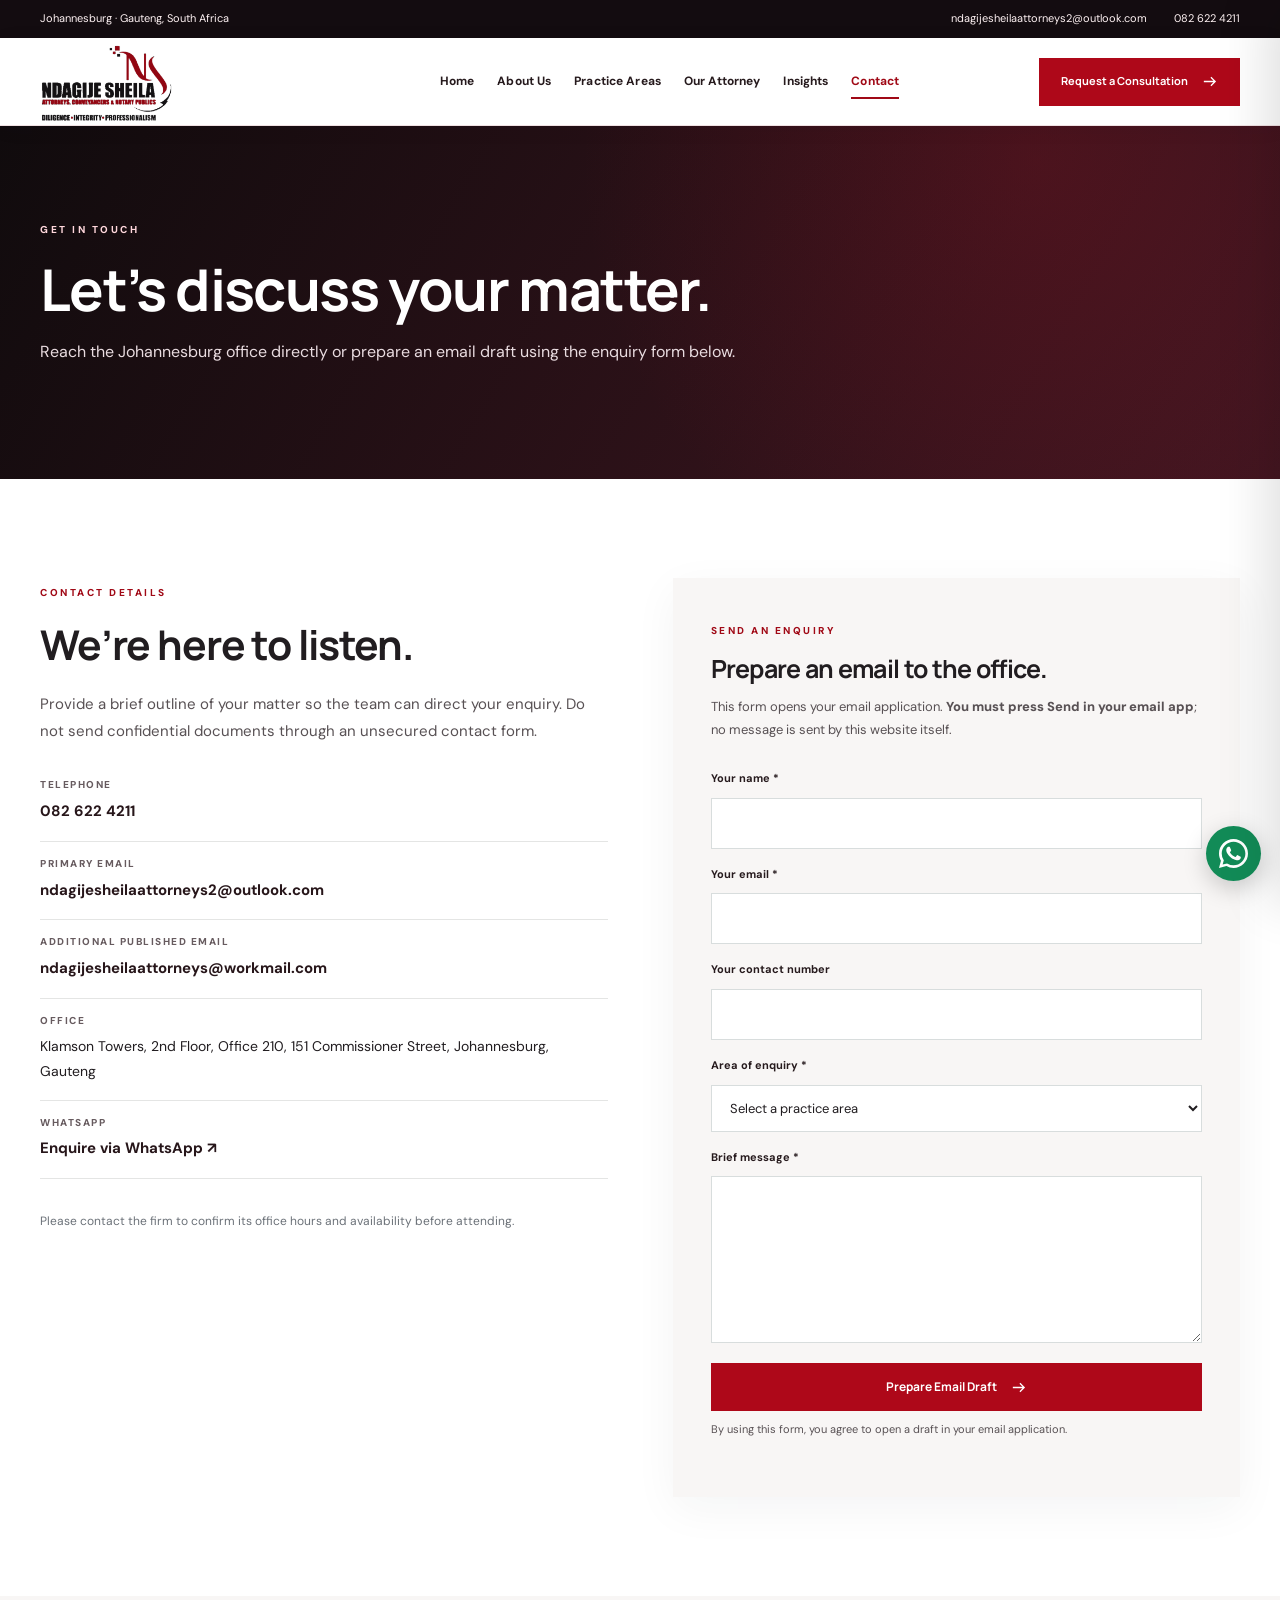
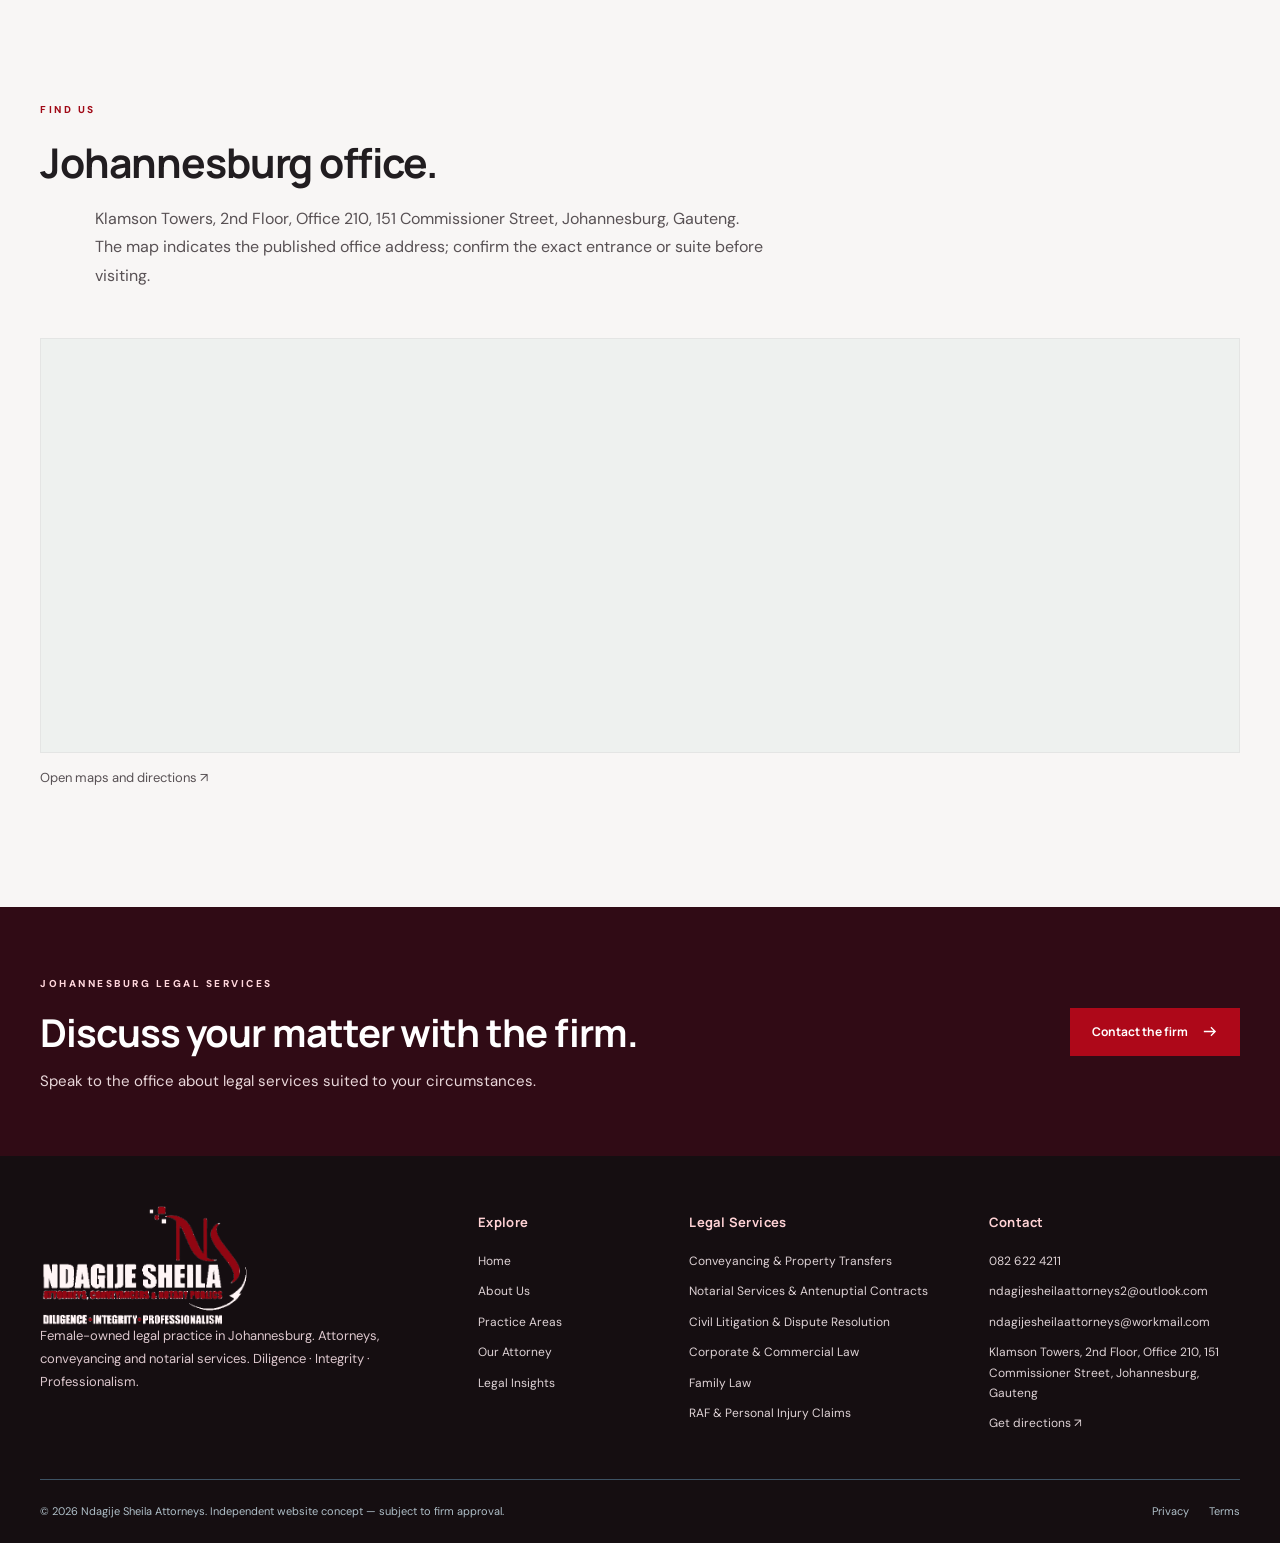
<file: contact/index.html>
<!doctype html><html lang="en-ZA"><head><meta charset="utf-8"><meta name="viewport" content="width=device-width, initial-scale=1"><title>Contact Ndagije Sheila Attorneys | Johannesburg</title><meta name="description" content="Contact Ndagije Sheila Attorneys in Johannesburg by telephone or email. Find directions to Klamson Towers and prepare an enquiry email draft."><meta name="robots" content="noindex, nofollow"><link rel="canonical" href="https://ndagije-sheila-attorneys.vercel.app/contact/"><meta property="og:type" content="website"><meta property="og:locale" content="en_ZA"><meta property="og:site_name" content="Ndagije Sheila Attorneys, Conveyancers and Notary Publics"><meta property="og:title" content="Contact Ndagije Sheila Attorneys | Johannesburg"><meta property="og:description" content="Contact Ndagije Sheila Attorneys in Johannesburg by telephone or email. Find directions to Klamson Towers and prepare an enquiry email draft."><meta property="og:url" content="https://ndagije-sheila-attorneys.vercel.app/contact/"><meta property="og:image" content="https://ndagije-sheila-attorneys.vercel.app/assets/ndagije-share-preview.jpg"><meta property="og:image:secure_url" content="https://ndagije-sheila-attorneys.vercel.app/assets/ndagije-share-preview.jpg"><meta property="og:image:type" content="image/jpeg"><meta property="og:image:width" content="1200"><meta property="og:image:height" content="630"><meta property="og:image:alt" content="Ndagije Sheila Attorneys firm logo alongside the founder's portrait"><meta name="twitter:card" content="summary_large_image"><meta name="twitter:title" content="Contact Ndagije Sheila Attorneys | Johannesburg"><meta name="twitter:description" content="Contact Ndagije Sheila Attorneys in Johannesburg by telephone or email. Find directions to Klamson Towers and prepare an enquiry email draft."><meta name="twitter:image" content="https://ndagije-sheila-attorneys.vercel.app/assets/ndagije-share-preview.jpg"><link rel="icon" href="/assets/favicon.png" type="image/png"><link rel="preconnect" href="https://fonts.googleapis.com"><link rel="preconnect" href="https://fonts.gstatic.com" crossorigin><link rel="stylesheet" href="/assets/site.css"><script type="application/ld+json">{"@context": "https://schema.org", "@type": "LegalService", "name": "Ndagije Sheila Attorneys, Conveyancers and Notary Publics", "url": "https://ndagije-sheila-attorneys.vercel.app", "email": "ndagijesheilaattorneys2@outlook.com", "telephone": "+27826224211", "image": "https://ndagije-sheila-attorneys.vercel.app/assets/ndagije-share-preview.jpg", "logo": "https://ndagije-sheila-attorneys.vercel.app/assets/logo-header-transparent.png", "address": {"@type": "PostalAddress", "streetAddress": "Klamson Towers, 2nd Floor, Office 210, 151 Commissioner Street", "addressLocality": "Johannesburg", "addressRegion": "Gauteng", "addressCountry": "ZA"}, "areaServed": "Johannesburg, Gauteng, South Africa", "description": "Contact Ndagije Sheila Attorneys in Johannesburg by telephone or email. Find directions to Klamson Towers and prepare an enquiry email draft."}</script></head><body><a class="skip-link" href="#main">Skip to content</a><div class="topbar"><div class="container topbar-inner"><span>Johannesburg · Gauteng, South Africa</span><div class="topbar-links"><a href="mailto:ndagijesheilaattorneys2@outlook.com">ndagijesheilaattorneys2@outlook.com</a><a href="tel:+27826224211">082 622 4211</a></div></div></div><header class="nav-shell"><div class="container nav-inner"><a href="/" class="brand" aria-label="Ndagije Sheila Attorneys homepage"><img src="/assets/logo-header-transparent.png" width="990" height="644" alt="Ndagije Sheila Attorneys official logo"></a><nav class="nav-links" aria-label="Primary navigation"><a href="/" class="nav-link" >Home</a><a href="/about/" class="nav-link" >About Us</a><a href="/practice-areas/" class="nav-link" >Practice Areas</a><a href="/our-attorney/" class="nav-link" >Our Attorney</a><a href="/insights/" class="nav-link" >Insights</a><a href="/contact/" class="nav-link active" aria-current="page">Contact</a></nav><a class="btn btn-gold nav-cta" href="/contact/">Request a Consultation <svg aria-hidden="true" width="17" height="17" viewBox="0 0 24 24" fill="none" stroke="currentColor" stroke-width="1.8"><path d="M4 12h16m-6-6 6 6-6 6"/></svg></a><button type="button" class="menu-open" aria-controls="mobile-panel" aria-expanded="false" aria-label="Open navigation" data-mobile-open>☰</button></div></header><div class="mobile-backdrop" id="mobile-backdrop"></div><nav class="mobile-panel" aria-label="Mobile navigation" aria-hidden="true" id="mobile-panel" inert><div class="mobile-head"><img alt="Ndagije Sheila Attorneys" src="/assets/logo-header-transparent.png"><button type="button" aria-label="Close navigation" data-mobile-close>×</button></div><div class="mobile-links"><a href="/" >Home</a><a href="/about/" >About Us</a><a href="/practice-areas/" >Practice Areas</a><a href="/our-attorney/" >Our Attorney</a><a href="/insights/" >Insights</a><a href="/contact/" aria-current="page">Contact</a></div><a class="btn btn-gold" href="/contact/">Get in touch <svg aria-hidden="true" width="17" height="17" viewBox="0 0 24 24" fill="none" stroke="currentColor" stroke-width="1.8"><path d="M4 12h16m-6-6 6 6-6 6"/></svg></a></nav><main id="main"><section class="page-hero"><div class="container"><span class="eyebrow eyebrow-light">GET IN TOUCH</span><h1>Let’s discuss your matter.</h1><p>Reach the Johannesburg office directly or prepare an email draft using the enquiry form below.</p></div></section><section class="section"><div class="container contact-layout"><div class="contact-copy"><span class="eyebrow">CONTACT DETAILS</span><h2>We’re here to listen.</h2><p>Provide a brief outline of your matter so the team can direct your enquiry. Do not send confidential documents through an unsecured contact form.</p><div class="contact-details"><div><strong>TELEPHONE</strong><a href="tel:+27826224211">082 622 4211</a></div><div><strong>PRIMARY EMAIL</strong><a href="mailto:ndagijesheilaattorneys2@outlook.com">ndagijesheilaattorneys2@outlook.com</a></div><div><strong>ADDITIONAL PUBLISHED EMAIL</strong><a href="mailto:ndagijesheilaattorneys@workmail.com">ndagijesheilaattorneys@workmail.com</a></div><div><strong>OFFICE</strong><span>Klamson Towers, 2nd Floor, Office 210, 151 Commissioner Street, Johannesburg, Gauteng</span></div><div><strong>WHATSAPP</strong><a href="https://wa.me/27826224211?text=Good%20day%2C%20I%20would%20like%20to%20enquire%20about%20legal%20services%20at%20Ndagije%20Sheila%20Attorneys." target="_blank" rel="noopener">Enquire via WhatsApp ↗</a></div></div><p class="notice">Please contact the firm to confirm its office hours and availability before attending.</p></div><div class="contact-form-shell"><span class="eyebrow">SEND AN ENQUIRY</span><h3>Prepare an email to the office.</h3><p>This form opens your email application. <strong>You must press Send in your email app</strong>; no message is sent by this website itself.</p><form id="enquiry-form"><div class="honeypot"><label for="company_website">Leave this blank</label><input id="company_website" name="company_website" autocomplete="off" tabindex="-1"></div><label for="name">Your name *</label><input id="name" name="name" required maxlength="120" autocomplete="name"><label for="email">Your email *</label><input id="email" type="email" name="email" required autocomplete="email"><label for="phone">Your contact number</label><input id="phone" name="phone" type="tel" autocomplete="tel"><label for="area">Area of enquiry *</label><select id="area" name="area" required><option value="">Select a practice area</option><option value="conveyancing">Conveyancing & Property Transfers</option><option value="notarial">Notarial Services & Antenuptial Contracts</option><option value="civil-litigation">Civil Litigation & Dispute Resolution</option><option value="commercial">Corporate & Commercial Law</option><option value="family-law">Family Law</option><option value="raf-claims">RAF & Personal Injury Claims</option><option value="estates">Wills & Deceased Estates</option><option value="evictions">Evictions & Property Disputes</option><option value="liquor">Liquor Licensing</option><option value="unlawful-arrest">Unlawful Arrest & Detention</option><option value="other">Other / general enquiry</option></select><label for="message">Brief message *</label><textarea id="message" name="message" rows="6" required maxlength="3000"></textarea><button class="btn btn-gold" type="submit">Prepare Email Draft <svg aria-hidden="true" width="17" height="17" viewBox="0 0 24 24" fill="none" stroke="currentColor" stroke-width="1.8"><path d="M4 12h16m-6-6 6 6-6 6"/></svg></button><p class="form-note" role="status" aria-live="polite" id="form-status">By using this form, you agree to open a draft in your email application.</p></form></div></div></section><section class="section cream"><div class="container"><div class="section-heading"><span class="eyebrow">FIND US</span><h2>Johannesburg office.</h2><p>Klamson Towers, 2nd Floor, Office 210, 151 Commissioner Street, Johannesburg, Gauteng. The map indicates the published office address; confirm the exact entrance or suite before visiting.</p></div><div class="map-shell"><iframe title="Map of Ndagije Sheila Attorneys office area in Johannesburg" loading="lazy" referrerpolicy="no-referrer-when-downgrade" src="https://www.google.com/maps?q=Klamson%20Towers%20151%20Commissioner%20Street%20Johannesburg&amp;output=embed"></iframe></div><p class="map-note"><a href="https://www.google.com/maps/search/?api=1&query=Klamson%20Towers%20151%20Commissioner%20Street%20Johannesburg%20South%20Africa" target="_blank" rel="noopener">Open maps and directions ↗</a></p></div></section></main><section class="closing"><div class="container closing-inner"><div><span class="eyebrow eyebrow-light">JOHANNESBURG LEGAL SERVICES</span><h2>Discuss your matter with the firm.</h2><p>Speak to the office about legal services suited to your circumstances.</p></div><a href="/contact/" class="btn btn-gold">Contact the firm <svg aria-hidden="true" width="17" height="17" viewBox="0 0 24 24" fill="none" stroke="currentColor" stroke-width="1.8"><path d="M4 12h16m-6-6 6 6-6 6"/></svg></a></div></section><footer class="site-footer"><div class="container footer-grid"><div class="footer-about"><a href="/" class="footer-logo"><img src="/assets/logo-footer-transparent.png" width="990" height="644" alt="Ndagije Sheila Attorneys transparent footer logo"></a><p>Female-owned legal practice in Johannesburg. Attorneys, conveyancing and notarial services. Diligence · Integrity · Professionalism.</p></div><div class="footer-col"><h3>Explore</h3><a href="/">Home</a><a href="/about/">About Us</a><a href="/practice-areas/">Practice Areas</a><a href="/our-attorney/">Our Attorney</a><a href="/insights/">Legal Insights</a></div><div class="footer-col"><h3>Legal Services</h3><a href="/practice-areas/#conveyancing">Conveyancing &amp; Property Transfers</a><a href="/practice-areas/#notarial">Notarial Services &amp; Antenuptial Contracts</a><a href="/practice-areas/#civil-litigation">Civil Litigation &amp; Dispute Resolution</a><a href="/practice-areas/#commercial">Corporate &amp; Commercial Law</a><a href="/practice-areas/#family-law">Family Law</a><a href="/practice-areas/#raf-claims">RAF &amp; Personal Injury Claims</a></div><div class="footer-col"><h3>Contact</h3><a href="tel:+27826224211">082 622 4211</a><a href="mailto:ndagijesheilaattorneys2@outlook.com">ndagijesheilaattorneys2@outlook.com</a><a href="mailto:ndagijesheilaattorneys@workmail.com">ndagijesheilaattorneys@workmail.com</a><address>Klamson Towers, 2nd Floor, Office 210, 151 Commissioner Street, Johannesburg, Gauteng</address><a href="https://www.google.com/maps/search/?api=1&query=Klamson%20Towers%20151%20Commissioner%20Street%20Johannesburg%20South%20Africa" target="_blank" rel="noopener">Get directions ↗</a></div></div><div class="container footer-bottom"><span>© 2026 Ndagije Sheila Attorneys. Independent website concept — subject to firm approval.</span><div><a href="/privacy/">Privacy</a><a href="/terms/">Terms</a></div></div></footer><a class="floating-whatsapp" href="https://wa.me/27826224211?text=Good%20day%2C%20I%20would%20like%20to%20enquire%20about%20legal%20services%20at%20Ndagije%20Sheila%20Attorneys." target="_blank" rel="noopener noreferrer" title="WhatsApp enquiry" aria-label="Chat with Ndagije Sheila Attorneys on WhatsApp"><svg xmlns="http://www.w3.org/2000/svg" width="29" height="29" viewBox="0 0 24 24" aria-hidden="true" focusable="false"><path fill="currentColor" d="M17.472 14.382c-.297-.149-1.758-.867-2.03-.966-.273-.099-.471-.148-.67.15-.198.297-.767.966-.94 1.164-.173.198-.347.223-.644.075-.297-.149-1.255-.463-2.39-1.475-.883-.788-1.48-1.761-1.653-2.058-.173-.297-.018-.458.13-.606.134-.133.297-.347.446-.52.149-.174.198-.298.297-.496.1-.198.05-.371-.025-.52-.075-.148-.669-1.611-.916-2.206-.242-.579-.487-.5-.669-.51-.173-.008-.372-.01-.57-.01-.198 0-.52.074-.792.372s-1.04 1.015-1.04 2.479 1.065 2.876 1.213 3.074c.149.198 2.095 3.2 5.077 4.487.709.306 1.262.488 1.694.625.712.227 1.36.195 1.872.118.571-.085 1.758-.719 2.006-1.413.248-.694.248-1.289.173-1.413-.074-.124-.272-.198-.57-.347zM12.004 0C5.378 0 0 5.378 0 12.004c0 2.118.55 4.18 1.597 5.995L0 24l6.168-1.618A11.957 11.957 0 0 0 12.004 24C18.63 24 24 18.622 24 12.004S18.63 0 12.004 0zm0 21.794a9.742 9.742 0 0 1-4.964-1.36l-.356-.211-3.684.966.983-3.593-.232-.37a9.77 9.77 0 0 1-1.496-5.222c0-5.395 4.39-9.786 9.786-9.786 5.395 0 9.786 4.39 9.786 9.786 0 5.395-4.39 9.786-9.786 9.786z"/></svg></a><button type="button" class="scroll-top" aria-label="Back to top">↑</button><script src="/assets/site.js" defer></script></body></html>
</file>
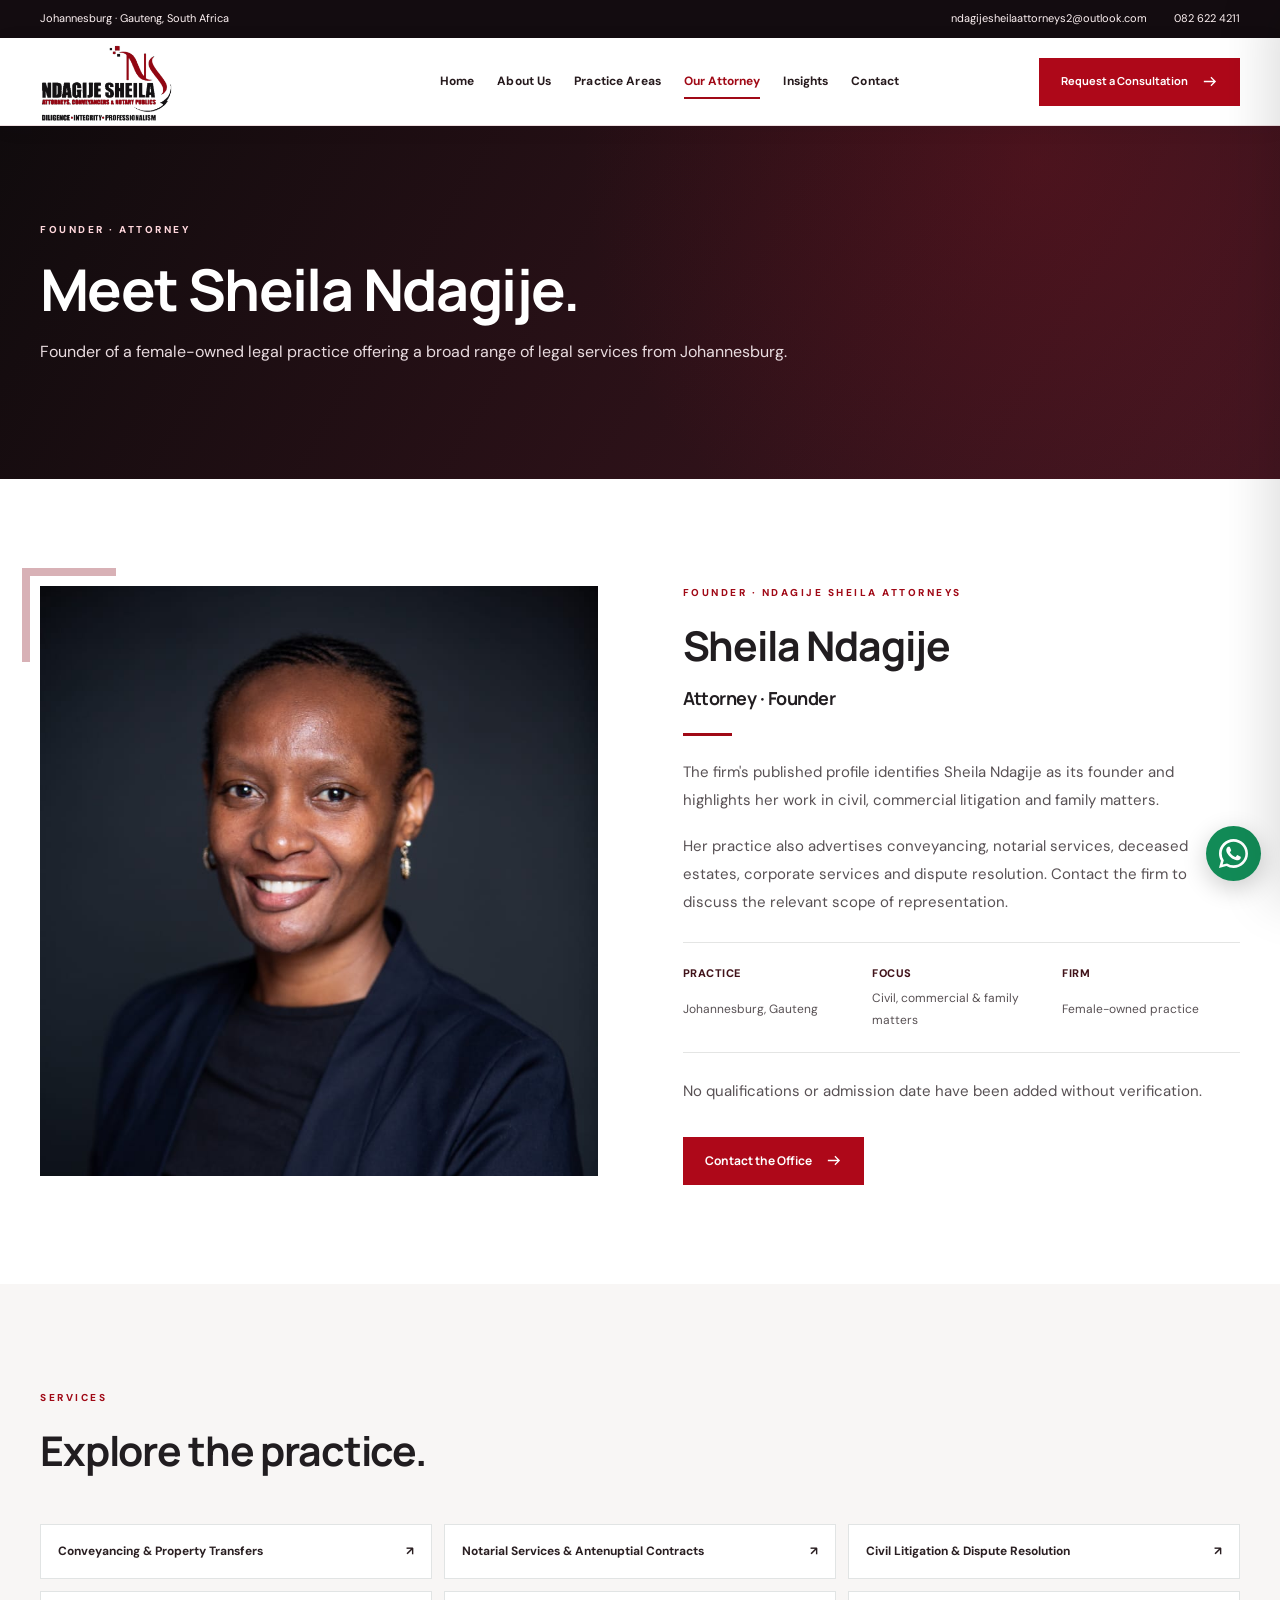
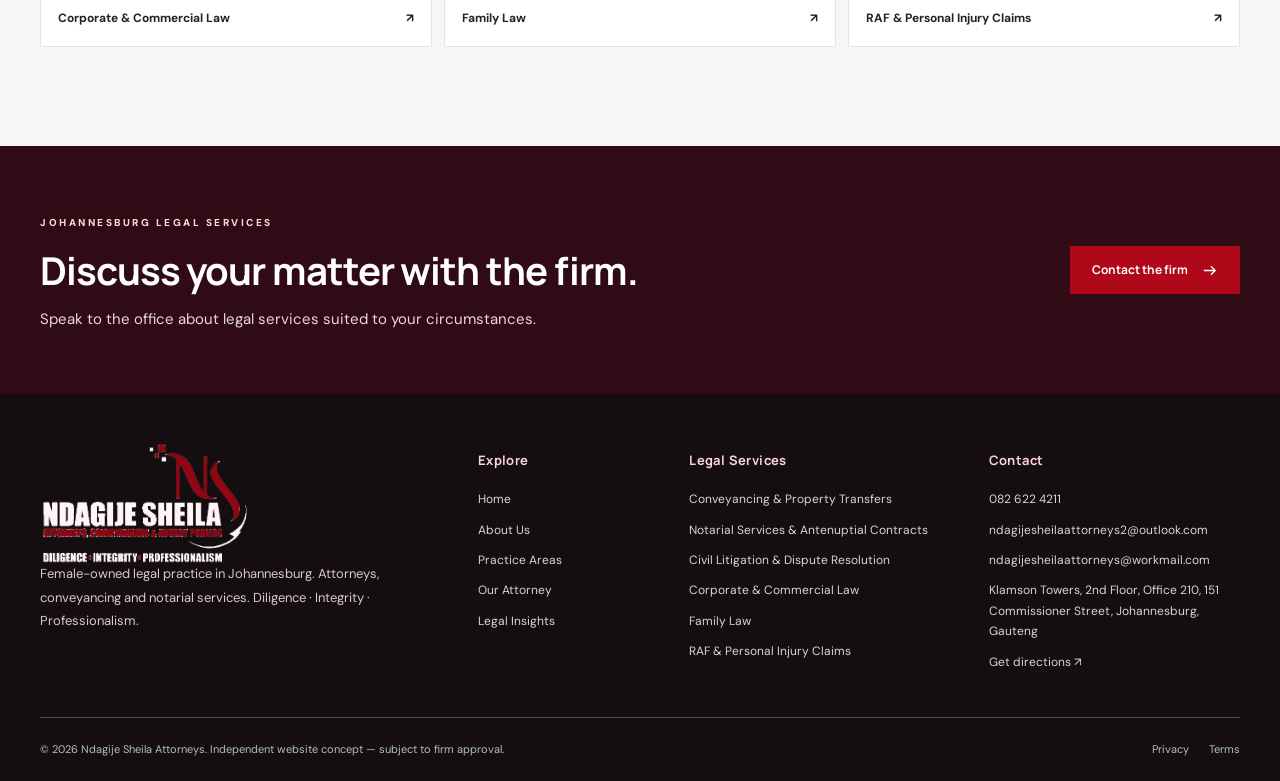
<file: our-attorney/index.html>
<!doctype html><html lang="en-ZA"><head><meta charset="utf-8"><meta name="viewport" content="width=device-width, initial-scale=1"><title>Sheila Ndagije | Founder | Ndagije Sheila Attorneys</title><meta name="description" content="Meet Sheila Ndagije, founder of Ndagije Sheila Attorneys in Johannesburg. Learn about the firm’s published legal service areas."><meta name="robots" content="noindex, nofollow"><link rel="canonical" href="https://ndagije-sheila-attorneys.vercel.app/our-attorney/"><meta property="og:type" content="website"><meta property="og:locale" content="en_ZA"><meta property="og:site_name" content="Ndagije Sheila Attorneys, Conveyancers and Notary Publics"><meta property="og:title" content="Sheila Ndagije | Founder | Ndagije Sheila Attorneys"><meta property="og:description" content="Meet Sheila Ndagije, founder of Ndagije Sheila Attorneys in Johannesburg. Learn about the firm’s published legal service areas."><meta property="og:url" content="https://ndagije-sheila-attorneys.vercel.app/our-attorney/"><meta property="og:image" content="https://ndagije-sheila-attorneys.vercel.app/assets/ndagije-share-preview.jpg"><meta property="og:image:secure_url" content="https://ndagije-sheila-attorneys.vercel.app/assets/ndagije-share-preview.jpg"><meta property="og:image:type" content="image/jpeg"><meta property="og:image:width" content="1200"><meta property="og:image:height" content="630"><meta property="og:image:alt" content="Ndagije Sheila Attorneys firm logo alongside the founder's portrait"><meta name="twitter:card" content="summary_large_image"><meta name="twitter:title" content="Sheila Ndagije | Founder | Ndagije Sheila Attorneys"><meta name="twitter:description" content="Meet Sheila Ndagije, founder of Ndagije Sheila Attorneys in Johannesburg. Learn about the firm’s published legal service areas."><meta name="twitter:image" content="https://ndagije-sheila-attorneys.vercel.app/assets/ndagije-share-preview.jpg"><link rel="icon" href="/assets/favicon.png" type="image/png"><link rel="preconnect" href="https://fonts.googleapis.com"><link rel="preconnect" href="https://fonts.gstatic.com" crossorigin><link rel="stylesheet" href="/assets/site.css"><script type="application/ld+json">{"@context": "https://schema.org", "@type": "LegalService", "name": "Ndagije Sheila Attorneys, Conveyancers and Notary Publics", "url": "https://ndagije-sheila-attorneys.vercel.app", "email": "ndagijesheilaattorneys2@outlook.com", "telephone": "+27826224211", "image": "https://ndagije-sheila-attorneys.vercel.app/assets/ndagije-share-preview.jpg", "logo": "https://ndagije-sheila-attorneys.vercel.app/assets/logo-header-transparent.png", "address": {"@type": "PostalAddress", "streetAddress": "Klamson Towers, 2nd Floor, Office 210, 151 Commissioner Street", "addressLocality": "Johannesburg", "addressRegion": "Gauteng", "addressCountry": "ZA"}, "areaServed": "Johannesburg, Gauteng, South Africa", "description": "Meet Sheila Ndagije, founder of Ndagije Sheila Attorneys in Johannesburg. Learn about the firm’s published legal service areas."}</script></head><body><a class="skip-link" href="#main">Skip to content</a><div class="topbar"><div class="container topbar-inner"><span>Johannesburg · Gauteng, South Africa</span><div class="topbar-links"><a href="mailto:ndagijesheilaattorneys2@outlook.com">ndagijesheilaattorneys2@outlook.com</a><a href="tel:+27826224211">082 622 4211</a></div></div></div><header class="nav-shell"><div class="container nav-inner"><a href="/" class="brand" aria-label="Ndagije Sheila Attorneys homepage"><img src="/assets/logo-header-transparent.png" width="990" height="644" alt="Ndagije Sheila Attorneys official logo"></a><nav class="nav-links" aria-label="Primary navigation"><a href="/" class="nav-link" >Home</a><a href="/about/" class="nav-link" >About Us</a><a href="/practice-areas/" class="nav-link" >Practice Areas</a><a href="/our-attorney/" class="nav-link active" aria-current="page">Our Attorney</a><a href="/insights/" class="nav-link" >Insights</a><a href="/contact/" class="nav-link" >Contact</a></nav><a class="btn btn-gold nav-cta" href="/contact/">Request a Consultation <svg aria-hidden="true" width="17" height="17" viewBox="0 0 24 24" fill="none" stroke="currentColor" stroke-width="1.8"><path d="M4 12h16m-6-6 6 6-6 6"/></svg></a><button type="button" class="menu-open" aria-controls="mobile-panel" aria-expanded="false" aria-label="Open navigation" data-mobile-open>☰</button></div></header><div class="mobile-backdrop" id="mobile-backdrop"></div><nav class="mobile-panel" aria-label="Mobile navigation" aria-hidden="true" id="mobile-panel" inert><div class="mobile-head"><img alt="Ndagije Sheila Attorneys" src="/assets/logo-header-transparent.png"><button type="button" aria-label="Close navigation" data-mobile-close>×</button></div><div class="mobile-links"><a href="/" >Home</a><a href="/about/" >About Us</a><a href="/practice-areas/" >Practice Areas</a><a href="/our-attorney/" aria-current="page">Our Attorney</a><a href="/insights/" >Insights</a><a href="/contact/" >Contact</a></div><a class="btn btn-gold" href="/contact/">Get in touch <svg aria-hidden="true" width="17" height="17" viewBox="0 0 24 24" fill="none" stroke="currentColor" stroke-width="1.8"><path d="M4 12h16m-6-6 6 6-6 6"/></svg></a></nav><main id="main"><section class="page-hero"><div class="container"><span class="eyebrow eyebrow-light">FOUNDER · ATTORNEY</span><h1>Meet Sheila Ndagije.</h1><p>Founder of a female-owned legal practice offering a broad range of legal services from Johannesburg.</p></div></section><section class="section"><div class="container intro-grid"><div class="intro-picture attorney-picture"><img src="/assets/sheila-profile.jpg" loading="lazy" decoding="async" alt="Professional portrait supplied for Sheila Ndagije, founder of Ndagije Sheila Attorneys" class="" ></div><div class="intro-copy"><span class="eyebrow">FOUNDER · NDAGIJE SHEILA ATTORNEYS</span><h2>Sheila Ndagije</h2><h3>Attorney · Founder</h3><div class="accent-line"></div><p>The firm's published profile identifies Sheila Ndagije as its founder and highlights her work in civil, commercial litigation and family matters.</p><p>Her practice also advertises conveyancing, notarial services, deceased estates, corporate services and dispute resolution. Contact the firm to discuss the relevant scope of representation.</p><div class="profile-facts"><div><strong>PRACTICE</strong><span>Johannesburg, Gauteng</span></div><div><strong>FOCUS</strong><span>Civil, commercial &amp; family matters</span></div><div><strong>FIRM</strong><span>Female-owned practice</span></div></div><p>No qualifications or admission date have been added without verification.</p><a class="btn btn-gold" href="/contact/">Contact the Office <svg aria-hidden="true" width="17" height="17" viewBox="0 0 24 24" fill="none" stroke="currentColor" stroke-width="1.8"><path d="M4 12h16m-6-6 6 6-6 6"/></svg></a></div></div></section><section class="section cream"><div class="container"><div class="section-heading"><span class="eyebrow">SERVICES</span><h2>Explore the practice.</h2></div><div class="service-pills three"><a href="/practice-areas/#conveyancing">Conveyancing & Property Transfers <span aria-hidden="true">↗</span></a><a href="/practice-areas/#notarial">Notarial Services & Antenuptial Contracts <span aria-hidden="true">↗</span></a><a href="/practice-areas/#civil-litigation">Civil Litigation & Dispute Resolution <span aria-hidden="true">↗</span></a><a href="/practice-areas/#commercial">Corporate & Commercial Law <span aria-hidden="true">↗</span></a><a href="/practice-areas/#family-law">Family Law <span aria-hidden="true">↗</span></a><a href="/practice-areas/#raf-claims">RAF & Personal Injury Claims <span aria-hidden="true">↗</span></a></div></div></section></main><section class="closing"><div class="container closing-inner"><div><span class="eyebrow eyebrow-light">JOHANNESBURG LEGAL SERVICES</span><h2>Discuss your matter with the firm.</h2><p>Speak to the office about legal services suited to your circumstances.</p></div><a href="/contact/" class="btn btn-gold">Contact the firm <svg aria-hidden="true" width="17" height="17" viewBox="0 0 24 24" fill="none" stroke="currentColor" stroke-width="1.8"><path d="M4 12h16m-6-6 6 6-6 6"/></svg></a></div></section><footer class="site-footer"><div class="container footer-grid"><div class="footer-about"><a href="/" class="footer-logo"><img src="/assets/logo-footer-transparent.png" width="990" height="644" alt="Ndagije Sheila Attorneys transparent footer logo"></a><p>Female-owned legal practice in Johannesburg. Attorneys, conveyancing and notarial services. Diligence · Integrity · Professionalism.</p></div><div class="footer-col"><h3>Explore</h3><a href="/">Home</a><a href="/about/">About Us</a><a href="/practice-areas/">Practice Areas</a><a href="/our-attorney/">Our Attorney</a><a href="/insights/">Legal Insights</a></div><div class="footer-col"><h3>Legal Services</h3><a href="/practice-areas/#conveyancing">Conveyancing &amp; Property Transfers</a><a href="/practice-areas/#notarial">Notarial Services &amp; Antenuptial Contracts</a><a href="/practice-areas/#civil-litigation">Civil Litigation &amp; Dispute Resolution</a><a href="/practice-areas/#commercial">Corporate &amp; Commercial Law</a><a href="/practice-areas/#family-law">Family Law</a><a href="/practice-areas/#raf-claims">RAF &amp; Personal Injury Claims</a></div><div class="footer-col"><h3>Contact</h3><a href="tel:+27826224211">082 622 4211</a><a href="mailto:ndagijesheilaattorneys2@outlook.com">ndagijesheilaattorneys2@outlook.com</a><a href="mailto:ndagijesheilaattorneys@workmail.com">ndagijesheilaattorneys@workmail.com</a><address>Klamson Towers, 2nd Floor, Office 210, 151 Commissioner Street, Johannesburg, Gauteng</address><a href="https://www.google.com/maps/search/?api=1&query=Klamson%20Towers%20151%20Commissioner%20Street%20Johannesburg%20South%20Africa" target="_blank" rel="noopener">Get directions ↗</a></div></div><div class="container footer-bottom"><span>© 2026 Ndagije Sheila Attorneys. Independent website concept — subject to firm approval.</span><div><a href="/privacy/">Privacy</a><a href="/terms/">Terms</a></div></div></footer><a class="floating-whatsapp" href="https://wa.me/27826224211?text=Good%20day%2C%20I%20would%20like%20to%20enquire%20about%20legal%20services%20at%20Ndagije%20Sheila%20Attorneys." target="_blank" rel="noopener noreferrer" title="WhatsApp enquiry" aria-label="Chat with Ndagije Sheila Attorneys on WhatsApp"><svg xmlns="http://www.w3.org/2000/svg" width="29" height="29" viewBox="0 0 24 24" aria-hidden="true" focusable="false"><path fill="currentColor" d="M17.472 14.382c-.297-.149-1.758-.867-2.03-.966-.273-.099-.471-.148-.67.15-.198.297-.767.966-.94 1.164-.173.198-.347.223-.644.075-.297-.149-1.255-.463-2.39-1.475-.883-.788-1.48-1.761-1.653-2.058-.173-.297-.018-.458.13-.606.134-.133.297-.347.446-.52.149-.174.198-.298.297-.496.1-.198.05-.371-.025-.52-.075-.148-.669-1.611-.916-2.206-.242-.579-.487-.5-.669-.51-.173-.008-.372-.01-.57-.01-.198 0-.52.074-.792.372s-1.04 1.015-1.04 2.479 1.065 2.876 1.213 3.074c.149.198 2.095 3.2 5.077 4.487.709.306 1.262.488 1.694.625.712.227 1.36.195 1.872.118.571-.085 1.758-.719 2.006-1.413.248-.694.248-1.289.173-1.413-.074-.124-.272-.198-.57-.347zM12.004 0C5.378 0 0 5.378 0 12.004c0 2.118.55 4.18 1.597 5.995L0 24l6.168-1.618A11.957 11.957 0 0 0 12.004 24C18.63 24 24 18.622 24 12.004S18.63 0 12.004 0zm0 21.794a9.742 9.742 0 0 1-4.964-1.36l-.356-.211-3.684.966.983-3.593-.232-.37a9.77 9.77 0 0 1-1.496-5.222c0-5.395 4.39-9.786 9.786-9.786 5.395 0 9.786 4.39 9.786 9.786 0 5.395-4.39 9.786-9.786 9.786z"/></svg></a><button type="button" class="scroll-top" aria-label="Back to top">↑</button><script src="/assets/site.js" defer></script></body></html>
</file>
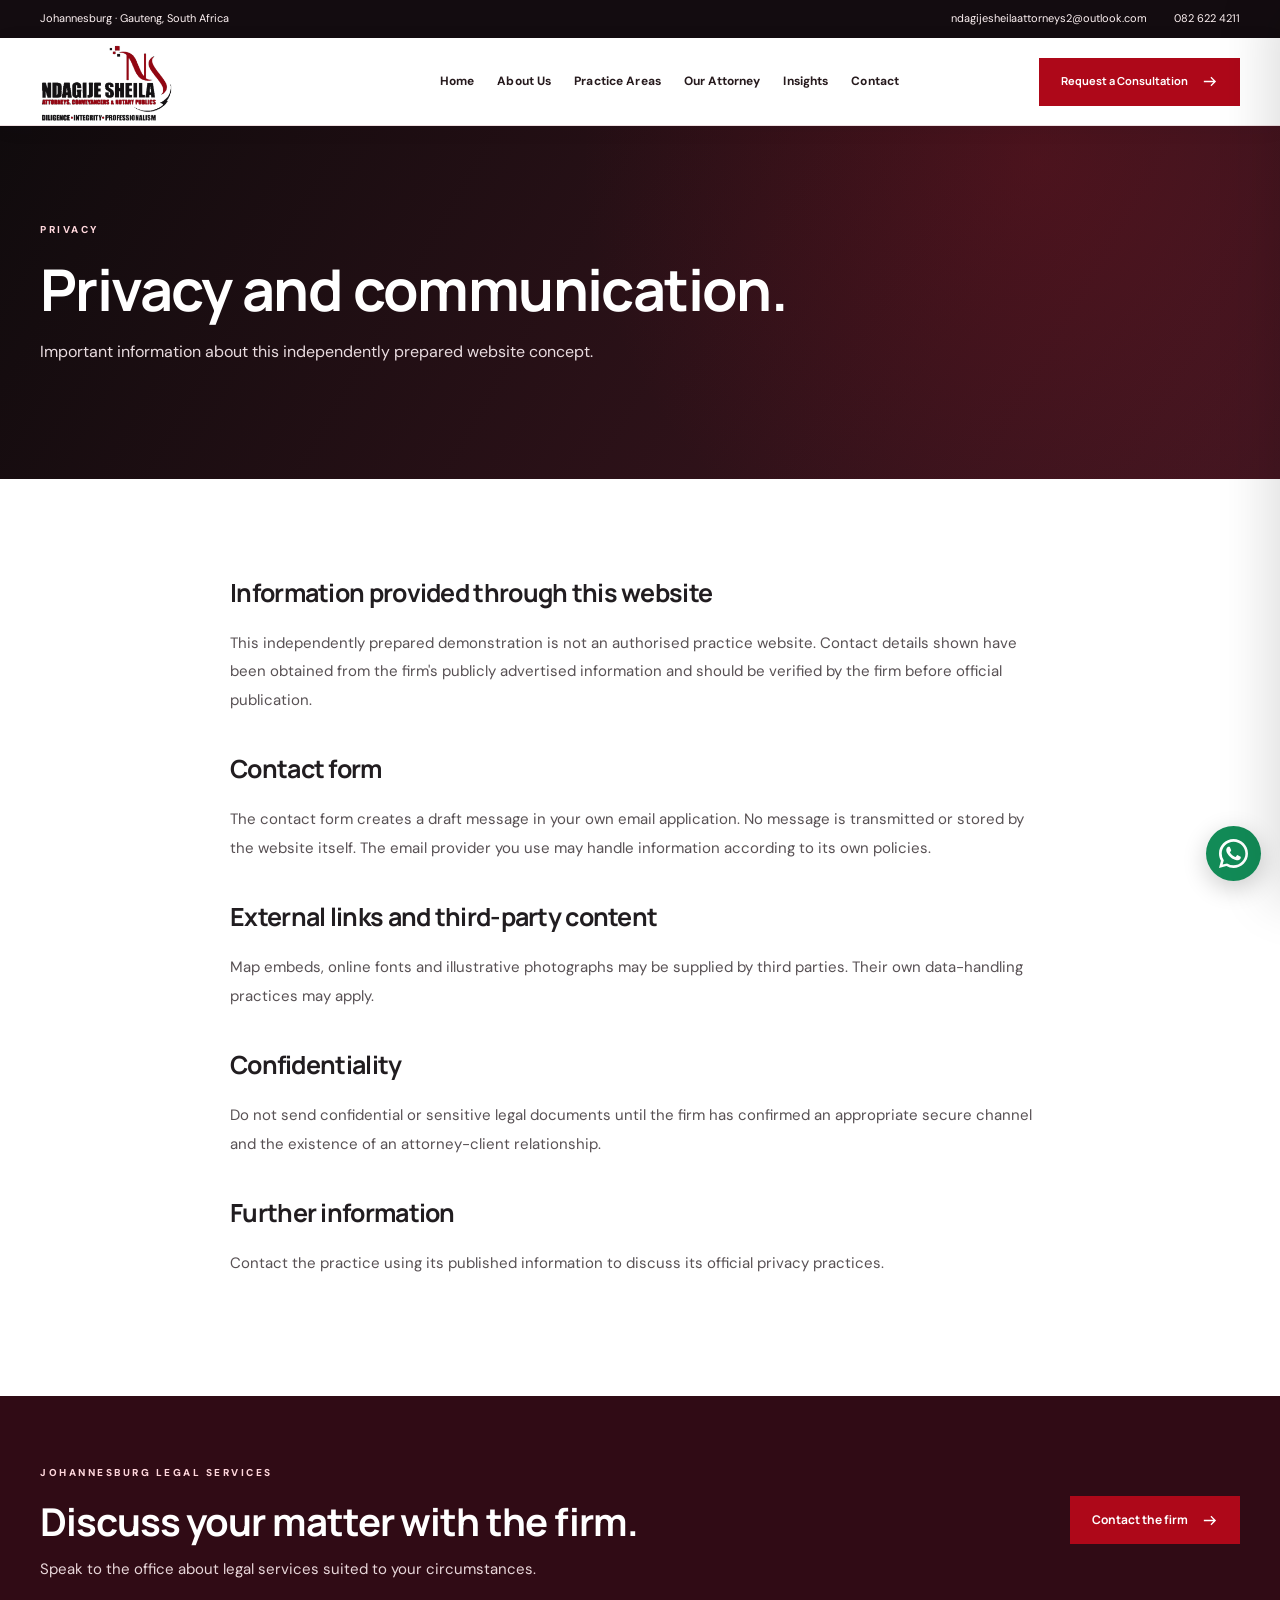
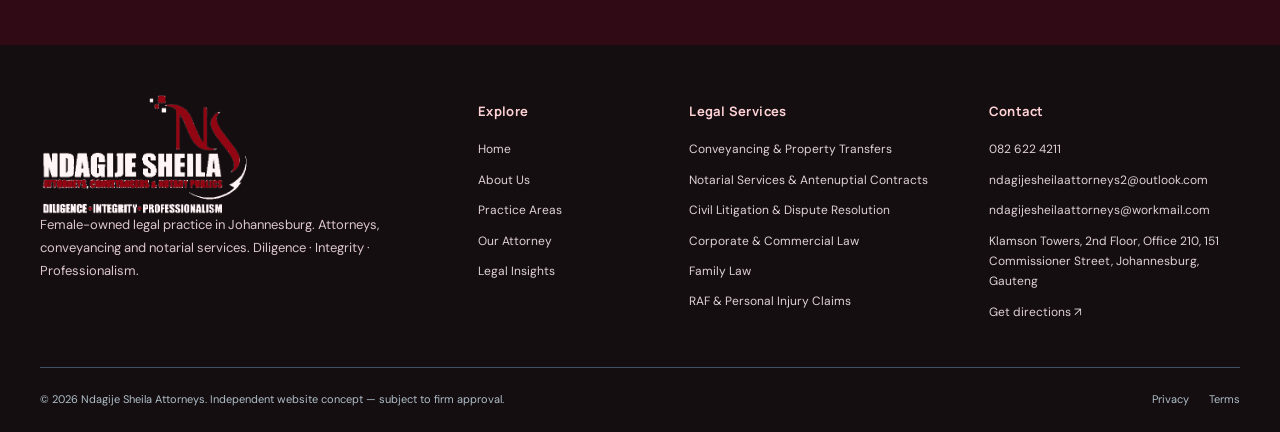
<file: privacy/index.html>
<!doctype html><html lang="en-ZA"><head><meta charset="utf-8"><meta name="viewport" content="width=device-width, initial-scale=1"><title>Privacy | Ndagije Sheila Attorneys</title><meta name="description" content="Privacy and enquiry information for the independent Ndagije Sheila Attorneys website concept."><meta name="robots" content="noindex, nofollow"><link rel="canonical" href="https://ndagije-sheila-attorneys.vercel.app/privacy/"><meta property="og:type" content="website"><meta property="og:locale" content="en_ZA"><meta property="og:site_name" content="Ndagije Sheila Attorneys, Conveyancers and Notary Publics"><meta property="og:title" content="Privacy | Ndagije Sheila Attorneys"><meta property="og:description" content="Privacy and enquiry information for the independent Ndagije Sheila Attorneys website concept."><meta property="og:url" content="https://ndagije-sheila-attorneys.vercel.app/privacy/"><meta property="og:image" content="https://ndagije-sheila-attorneys.vercel.app/assets/ndagije-share-preview.jpg"><meta property="og:image:secure_url" content="https://ndagije-sheila-attorneys.vercel.app/assets/ndagije-share-preview.jpg"><meta property="og:image:type" content="image/jpeg"><meta property="og:image:width" content="1200"><meta property="og:image:height" content="630"><meta property="og:image:alt" content="Ndagije Sheila Attorneys firm logo alongside the founder's portrait"><meta name="twitter:card" content="summary_large_image"><meta name="twitter:title" content="Privacy | Ndagije Sheila Attorneys"><meta name="twitter:description" content="Privacy and enquiry information for the independent Ndagije Sheila Attorneys website concept."><meta name="twitter:image" content="https://ndagije-sheila-attorneys.vercel.app/assets/ndagije-share-preview.jpg"><link rel="icon" href="/assets/favicon.png" type="image/png"><link rel="preconnect" href="https://fonts.googleapis.com"><link rel="preconnect" href="https://fonts.gstatic.com" crossorigin><link rel="stylesheet" href="/assets/site.css"><script type="application/ld+json">{"@context": "https://schema.org", "@type": "LegalService", "name": "Ndagije Sheila Attorneys, Conveyancers and Notary Publics", "url": "https://ndagije-sheila-attorneys.vercel.app", "email": "ndagijesheilaattorneys2@outlook.com", "telephone": "+27826224211", "image": "https://ndagije-sheila-attorneys.vercel.app/assets/ndagije-share-preview.jpg", "logo": "https://ndagije-sheila-attorneys.vercel.app/assets/logo-header-transparent.png", "address": {"@type": "PostalAddress", "streetAddress": "Klamson Towers, 2nd Floor, Office 210, 151 Commissioner Street", "addressLocality": "Johannesburg", "addressRegion": "Gauteng", "addressCountry": "ZA"}, "areaServed": "Johannesburg, Gauteng, South Africa", "description": "Privacy and enquiry information for the independent Ndagije Sheila Attorneys website concept."}</script></head><body><a class="skip-link" href="#main">Skip to content</a><div class="topbar"><div class="container topbar-inner"><span>Johannesburg · Gauteng, South Africa</span><div class="topbar-links"><a href="mailto:ndagijesheilaattorneys2@outlook.com">ndagijesheilaattorneys2@outlook.com</a><a href="tel:+27826224211">082 622 4211</a></div></div></div><header class="nav-shell"><div class="container nav-inner"><a href="/" class="brand" aria-label="Ndagije Sheila Attorneys homepage"><img src="/assets/logo-header-transparent.png" width="990" height="644" alt="Ndagije Sheila Attorneys official logo"></a><nav class="nav-links" aria-label="Primary navigation"><a href="/" class="nav-link" >Home</a><a href="/about/" class="nav-link" >About Us</a><a href="/practice-areas/" class="nav-link" >Practice Areas</a><a href="/our-attorney/" class="nav-link" >Our Attorney</a><a href="/insights/" class="nav-link" >Insights</a><a href="/contact/" class="nav-link" >Contact</a></nav><a class="btn btn-gold nav-cta" href="/contact/">Request a Consultation <svg aria-hidden="true" width="17" height="17" viewBox="0 0 24 24" fill="none" stroke="currentColor" stroke-width="1.8"><path d="M4 12h16m-6-6 6 6-6 6"/></svg></a><button type="button" class="menu-open" aria-controls="mobile-panel" aria-expanded="false" aria-label="Open navigation" data-mobile-open>☰</button></div></header><div class="mobile-backdrop" id="mobile-backdrop"></div><nav class="mobile-panel" aria-label="Mobile navigation" aria-hidden="true" id="mobile-panel" inert><div class="mobile-head"><img alt="Ndagije Sheila Attorneys" src="/assets/logo-header-transparent.png"><button type="button" aria-label="Close navigation" data-mobile-close>×</button></div><div class="mobile-links"><a href="/" >Home</a><a href="/about/" >About Us</a><a href="/practice-areas/" >Practice Areas</a><a href="/our-attorney/" >Our Attorney</a><a href="/insights/" >Insights</a><a href="/contact/" >Contact</a></div><a class="btn btn-gold" href="/contact/">Get in touch <svg aria-hidden="true" width="17" height="17" viewBox="0 0 24 24" fill="none" stroke="currentColor" stroke-width="1.8"><path d="M4 12h16m-6-6 6 6-6 6"/></svg></a></nav><main id="main"><section class="page-hero"><div class="container"><span class="eyebrow eyebrow-light">PRIVACY</span><h1>Privacy and communication.</h1><p>Important information about this independently prepared website concept.</p></div></section><section class="section"><div class="container narrow prose"><h2>Information provided through this website</h2><p>This independently prepared demonstration is not an authorised practice website. Contact details shown have been obtained from the firm's publicly advertised information and should be verified by the firm before official publication.</p><h2>Contact form</h2><p>The contact form creates a draft message in your own email application. No message is transmitted or stored by the website itself. The email provider you use may handle information according to its own policies.</p><h2>External links and third-party content</h2><p>Map embeds, online fonts and illustrative photographs may be supplied by third parties. Their own data-handling practices may apply.</p><h2>Confidentiality</h2><p>Do not send confidential or sensitive legal documents until the firm has confirmed an appropriate secure channel and the existence of an attorney-client relationship.</p><h2>Further information</h2><p>Contact the practice using its published information to discuss its official privacy practices.</p></div></section></main><section class="closing"><div class="container closing-inner"><div><span class="eyebrow eyebrow-light">JOHANNESBURG LEGAL SERVICES</span><h2>Discuss your matter with the firm.</h2><p>Speak to the office about legal services suited to your circumstances.</p></div><a href="/contact/" class="btn btn-gold">Contact the firm <svg aria-hidden="true" width="17" height="17" viewBox="0 0 24 24" fill="none" stroke="currentColor" stroke-width="1.8"><path d="M4 12h16m-6-6 6 6-6 6"/></svg></a></div></section><footer class="site-footer"><div class="container footer-grid"><div class="footer-about"><a href="/" class="footer-logo"><img src="/assets/logo-footer-transparent.png" width="990" height="644" alt="Ndagije Sheila Attorneys transparent footer logo"></a><p>Female-owned legal practice in Johannesburg. Attorneys, conveyancing and notarial services. Diligence · Integrity · Professionalism.</p></div><div class="footer-col"><h3>Explore</h3><a href="/">Home</a><a href="/about/">About Us</a><a href="/practice-areas/">Practice Areas</a><a href="/our-attorney/">Our Attorney</a><a href="/insights/">Legal Insights</a></div><div class="footer-col"><h3>Legal Services</h3><a href="/practice-areas/#conveyancing">Conveyancing &amp; Property Transfers</a><a href="/practice-areas/#notarial">Notarial Services &amp; Antenuptial Contracts</a><a href="/practice-areas/#civil-litigation">Civil Litigation &amp; Dispute Resolution</a><a href="/practice-areas/#commercial">Corporate &amp; Commercial Law</a><a href="/practice-areas/#family-law">Family Law</a><a href="/practice-areas/#raf-claims">RAF &amp; Personal Injury Claims</a></div><div class="footer-col"><h3>Contact</h3><a href="tel:+27826224211">082 622 4211</a><a href="mailto:ndagijesheilaattorneys2@outlook.com">ndagijesheilaattorneys2@outlook.com</a><a href="mailto:ndagijesheilaattorneys@workmail.com">ndagijesheilaattorneys@workmail.com</a><address>Klamson Towers, 2nd Floor, Office 210, 151 Commissioner Street, Johannesburg, Gauteng</address><a href="https://www.google.com/maps/search/?api=1&query=Klamson%20Towers%20151%20Commissioner%20Street%20Johannesburg%20South%20Africa" target="_blank" rel="noopener">Get directions ↗</a></div></div><div class="container footer-bottom"><span>© 2026 Ndagije Sheila Attorneys. Independent website concept — subject to firm approval.</span><div><a href="/privacy/">Privacy</a><a href="/terms/">Terms</a></div></div></footer><a class="floating-whatsapp" href="https://wa.me/27826224211?text=Good%20day%2C%20I%20would%20like%20to%20enquire%20about%20legal%20services%20at%20Ndagije%20Sheila%20Attorneys." target="_blank" rel="noopener noreferrer" title="WhatsApp enquiry" aria-label="Chat with Ndagije Sheila Attorneys on WhatsApp"><svg xmlns="http://www.w3.org/2000/svg" width="29" height="29" viewBox="0 0 24 24" aria-hidden="true" focusable="false"><path fill="currentColor" d="M17.472 14.382c-.297-.149-1.758-.867-2.03-.966-.273-.099-.471-.148-.67.15-.198.297-.767.966-.94 1.164-.173.198-.347.223-.644.075-.297-.149-1.255-.463-2.39-1.475-.883-.788-1.48-1.761-1.653-2.058-.173-.297-.018-.458.13-.606.134-.133.297-.347.446-.52.149-.174.198-.298.297-.496.1-.198.05-.371-.025-.52-.075-.148-.669-1.611-.916-2.206-.242-.579-.487-.5-.669-.51-.173-.008-.372-.01-.57-.01-.198 0-.52.074-.792.372s-1.04 1.015-1.04 2.479 1.065 2.876 1.213 3.074c.149.198 2.095 3.2 5.077 4.487.709.306 1.262.488 1.694.625.712.227 1.36.195 1.872.118.571-.085 1.758-.719 2.006-1.413.248-.694.248-1.289.173-1.413-.074-.124-.272-.198-.57-.347zM12.004 0C5.378 0 0 5.378 0 12.004c0 2.118.55 4.18 1.597 5.995L0 24l6.168-1.618A11.957 11.957 0 0 0 12.004 24C18.63 24 24 18.622 24 12.004S18.63 0 12.004 0zm0 21.794a9.742 9.742 0 0 1-4.964-1.36l-.356-.211-3.684.966.983-3.593-.232-.37a9.77 9.77 0 0 1-1.496-5.222c0-5.395 4.39-9.786 9.786-9.786 5.395 0 9.786 4.39 9.786 9.786 0 5.395-4.39 9.786-9.786 9.786z"/></svg></a><button type="button" class="scroll-top" aria-label="Back to top">↑</button><script src="/assets/site.js" defer></script></body></html>
</file>
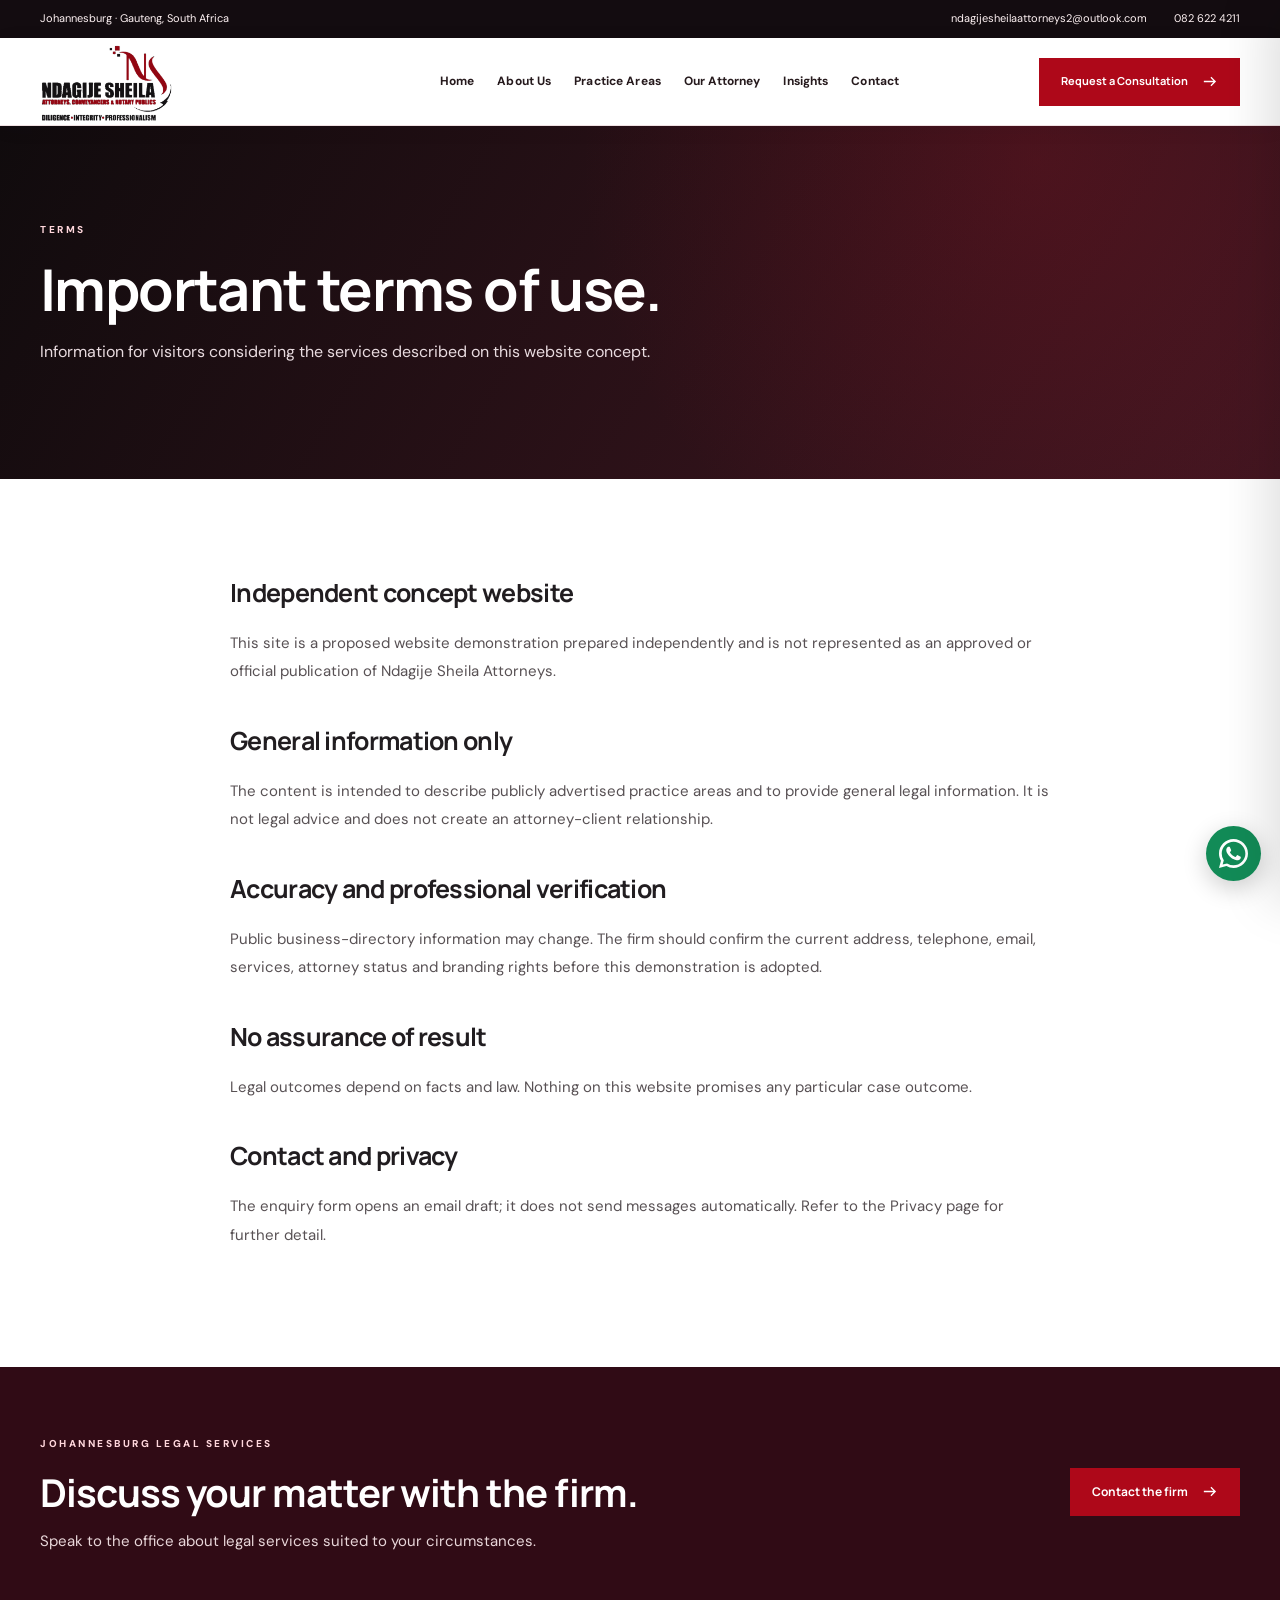
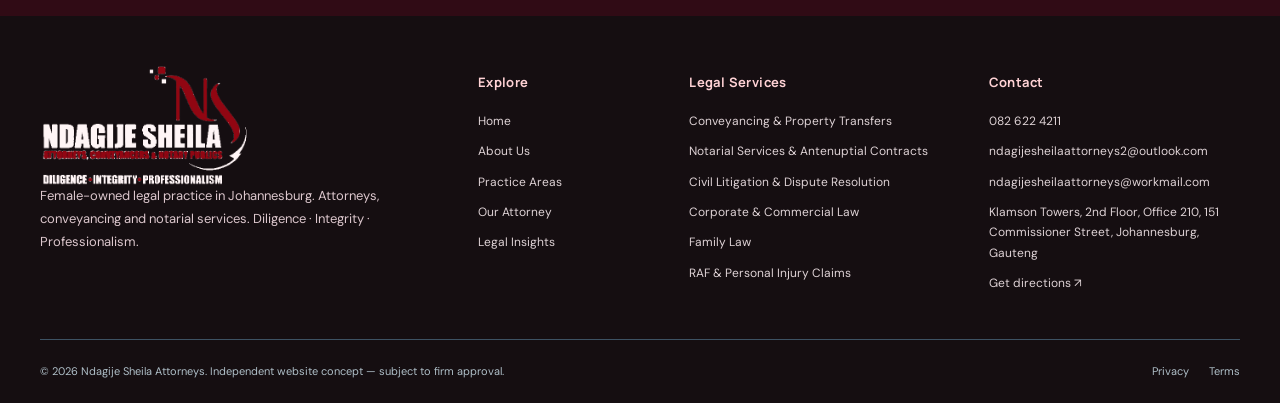
<file: terms/index.html>
<!doctype html><html lang="en-ZA"><head><meta charset="utf-8"><meta name="viewport" content="width=device-width, initial-scale=1"><title>Terms | Ndagije Sheila Attorneys</title><meta name="description" content="Terms and disclaimer for the independent Ndagije Sheila Attorneys demonstration website."><meta name="robots" content="noindex, nofollow"><link rel="canonical" href="https://ndagije-sheila-attorneys.vercel.app/terms/"><meta property="og:type" content="website"><meta property="og:locale" content="en_ZA"><meta property="og:site_name" content="Ndagije Sheila Attorneys, Conveyancers and Notary Publics"><meta property="og:title" content="Terms | Ndagije Sheila Attorneys"><meta property="og:description" content="Terms and disclaimer for the independent Ndagije Sheila Attorneys demonstration website."><meta property="og:url" content="https://ndagije-sheila-attorneys.vercel.app/terms/"><meta property="og:image" content="https://ndagije-sheila-attorneys.vercel.app/assets/ndagije-share-preview.jpg"><meta property="og:image:secure_url" content="https://ndagije-sheila-attorneys.vercel.app/assets/ndagije-share-preview.jpg"><meta property="og:image:type" content="image/jpeg"><meta property="og:image:width" content="1200"><meta property="og:image:height" content="630"><meta property="og:image:alt" content="Ndagije Sheila Attorneys firm logo alongside the founder's portrait"><meta name="twitter:card" content="summary_large_image"><meta name="twitter:title" content="Terms | Ndagije Sheila Attorneys"><meta name="twitter:description" content="Terms and disclaimer for the independent Ndagije Sheila Attorneys demonstration website."><meta name="twitter:image" content="https://ndagije-sheila-attorneys.vercel.app/assets/ndagije-share-preview.jpg"><link rel="icon" href="/assets/favicon.png" type="image/png"><link rel="preconnect" href="https://fonts.googleapis.com"><link rel="preconnect" href="https://fonts.gstatic.com" crossorigin><link rel="stylesheet" href="/assets/site.css"><script type="application/ld+json">{"@context": "https://schema.org", "@type": "LegalService", "name": "Ndagije Sheila Attorneys, Conveyancers and Notary Publics", "url": "https://ndagije-sheila-attorneys.vercel.app", "email": "ndagijesheilaattorneys2@outlook.com", "telephone": "+27826224211", "image": "https://ndagije-sheila-attorneys.vercel.app/assets/ndagije-share-preview.jpg", "logo": "https://ndagije-sheila-attorneys.vercel.app/assets/logo-header-transparent.png", "address": {"@type": "PostalAddress", "streetAddress": "Klamson Towers, 2nd Floor, Office 210, 151 Commissioner Street", "addressLocality": "Johannesburg", "addressRegion": "Gauteng", "addressCountry": "ZA"}, "areaServed": "Johannesburg, Gauteng, South Africa", "description": "Terms and disclaimer for the independent Ndagije Sheila Attorneys demonstration website."}</script></head><body><a class="skip-link" href="#main">Skip to content</a><div class="topbar"><div class="container topbar-inner"><span>Johannesburg · Gauteng, South Africa</span><div class="topbar-links"><a href="mailto:ndagijesheilaattorneys2@outlook.com">ndagijesheilaattorneys2@outlook.com</a><a href="tel:+27826224211">082 622 4211</a></div></div></div><header class="nav-shell"><div class="container nav-inner"><a href="/" class="brand" aria-label="Ndagije Sheila Attorneys homepage"><img src="/assets/logo-header-transparent.png" width="990" height="644" alt="Ndagije Sheila Attorneys official logo"></a><nav class="nav-links" aria-label="Primary navigation"><a href="/" class="nav-link" >Home</a><a href="/about/" class="nav-link" >About Us</a><a href="/practice-areas/" class="nav-link" >Practice Areas</a><a href="/our-attorney/" class="nav-link" >Our Attorney</a><a href="/insights/" class="nav-link" >Insights</a><a href="/contact/" class="nav-link" >Contact</a></nav><a class="btn btn-gold nav-cta" href="/contact/">Request a Consultation <svg aria-hidden="true" width="17" height="17" viewBox="0 0 24 24" fill="none" stroke="currentColor" stroke-width="1.8"><path d="M4 12h16m-6-6 6 6-6 6"/></svg></a><button type="button" class="menu-open" aria-controls="mobile-panel" aria-expanded="false" aria-label="Open navigation" data-mobile-open>☰</button></div></header><div class="mobile-backdrop" id="mobile-backdrop"></div><nav class="mobile-panel" aria-label="Mobile navigation" aria-hidden="true" id="mobile-panel" inert><div class="mobile-head"><img alt="Ndagije Sheila Attorneys" src="/assets/logo-header-transparent.png"><button type="button" aria-label="Close navigation" data-mobile-close>×</button></div><div class="mobile-links"><a href="/" >Home</a><a href="/about/" >About Us</a><a href="/practice-areas/" >Practice Areas</a><a href="/our-attorney/" >Our Attorney</a><a href="/insights/" >Insights</a><a href="/contact/" >Contact</a></div><a class="btn btn-gold" href="/contact/">Get in touch <svg aria-hidden="true" width="17" height="17" viewBox="0 0 24 24" fill="none" stroke="currentColor" stroke-width="1.8"><path d="M4 12h16m-6-6 6 6-6 6"/></svg></a></nav><main id="main"><section class="page-hero"><div class="container"><span class="eyebrow eyebrow-light">TERMS</span><h1>Important terms of use.</h1><p>Information for visitors considering the services described on this website concept.</p></div></section><section class="section"><div class="container narrow prose"><h2>Independent concept website</h2><p>This site is a proposed website demonstration prepared independently and is not represented as an approved or official publication of Ndagije Sheila Attorneys.</p><h2>General information only</h2><p>The content is intended to describe publicly advertised practice areas and to provide general legal information. It is not legal advice and does not create an attorney-client relationship.</p><h2>Accuracy and professional verification</h2><p>Public business-directory information may change. The firm should confirm the current address, telephone, email, services, attorney status and branding rights before this demonstration is adopted.</p><h2>No assurance of result</h2><p>Legal outcomes depend on facts and law. Nothing on this website promises any particular case outcome.</p><h2>Contact and privacy</h2><p>The enquiry form opens an email draft; it does not send messages automatically. Refer to the Privacy page for further detail.</p></div></section></main><section class="closing"><div class="container closing-inner"><div><span class="eyebrow eyebrow-light">JOHANNESBURG LEGAL SERVICES</span><h2>Discuss your matter with the firm.</h2><p>Speak to the office about legal services suited to your circumstances.</p></div><a href="/contact/" class="btn btn-gold">Contact the firm <svg aria-hidden="true" width="17" height="17" viewBox="0 0 24 24" fill="none" stroke="currentColor" stroke-width="1.8"><path d="M4 12h16m-6-6 6 6-6 6"/></svg></a></div></section><footer class="site-footer"><div class="container footer-grid"><div class="footer-about"><a href="/" class="footer-logo"><img src="/assets/logo-footer-transparent.png" width="990" height="644" alt="Ndagije Sheila Attorneys transparent footer logo"></a><p>Female-owned legal practice in Johannesburg. Attorneys, conveyancing and notarial services. Diligence · Integrity · Professionalism.</p></div><div class="footer-col"><h3>Explore</h3><a href="/">Home</a><a href="/about/">About Us</a><a href="/practice-areas/">Practice Areas</a><a href="/our-attorney/">Our Attorney</a><a href="/insights/">Legal Insights</a></div><div class="footer-col"><h3>Legal Services</h3><a href="/practice-areas/#conveyancing">Conveyancing &amp; Property Transfers</a><a href="/practice-areas/#notarial">Notarial Services &amp; Antenuptial Contracts</a><a href="/practice-areas/#civil-litigation">Civil Litigation &amp; Dispute Resolution</a><a href="/practice-areas/#commercial">Corporate &amp; Commercial Law</a><a href="/practice-areas/#family-law">Family Law</a><a href="/practice-areas/#raf-claims">RAF &amp; Personal Injury Claims</a></div><div class="footer-col"><h3>Contact</h3><a href="tel:+27826224211">082 622 4211</a><a href="mailto:ndagijesheilaattorneys2@outlook.com">ndagijesheilaattorneys2@outlook.com</a><a href="mailto:ndagijesheilaattorneys@workmail.com">ndagijesheilaattorneys@workmail.com</a><address>Klamson Towers, 2nd Floor, Office 210, 151 Commissioner Street, Johannesburg, Gauteng</address><a href="https://www.google.com/maps/search/?api=1&query=Klamson%20Towers%20151%20Commissioner%20Street%20Johannesburg%20South%20Africa" target="_blank" rel="noopener">Get directions ↗</a></div></div><div class="container footer-bottom"><span>© 2026 Ndagije Sheila Attorneys. Independent website concept — subject to firm approval.</span><div><a href="/privacy/">Privacy</a><a href="/terms/">Terms</a></div></div></footer><a class="floating-whatsapp" href="https://wa.me/27826224211?text=Good%20day%2C%20I%20would%20like%20to%20enquire%20about%20legal%20services%20at%20Ndagije%20Sheila%20Attorneys." target="_blank" rel="noopener noreferrer" title="WhatsApp enquiry" aria-label="Chat with Ndagije Sheila Attorneys on WhatsApp"><svg xmlns="http://www.w3.org/2000/svg" width="29" height="29" viewBox="0 0 24 24" aria-hidden="true" focusable="false"><path fill="currentColor" d="M17.472 14.382c-.297-.149-1.758-.867-2.03-.966-.273-.099-.471-.148-.67.15-.198.297-.767.966-.94 1.164-.173.198-.347.223-.644.075-.297-.149-1.255-.463-2.39-1.475-.883-.788-1.48-1.761-1.653-2.058-.173-.297-.018-.458.13-.606.134-.133.297-.347.446-.52.149-.174.198-.298.297-.496.1-.198.05-.371-.025-.52-.075-.148-.669-1.611-.916-2.206-.242-.579-.487-.5-.669-.51-.173-.008-.372-.01-.57-.01-.198 0-.52.074-.792.372s-1.04 1.015-1.04 2.479 1.065 2.876 1.213 3.074c.149.198 2.095 3.2 5.077 4.487.709.306 1.262.488 1.694.625.712.227 1.36.195 1.872.118.571-.085 1.758-.719 2.006-1.413.248-.694.248-1.289.173-1.413-.074-.124-.272-.198-.57-.347zM12.004 0C5.378 0 0 5.378 0 12.004c0 2.118.55 4.18 1.597 5.995L0 24l6.168-1.618A11.957 11.957 0 0 0 12.004 24C18.63 24 24 18.622 24 12.004S18.63 0 12.004 0zm0 21.794a9.742 9.742 0 0 1-4.964-1.36l-.356-.211-3.684.966.983-3.593-.232-.37a9.77 9.77 0 0 1-1.496-5.222c0-5.395 4.39-9.786 9.786-9.786 5.395 0 9.786 4.39 9.786 9.786 0 5.395-4.39 9.786-9.786 9.786z"/></svg></a><button type="button" class="scroll-top" aria-label="Back to top">↑</button><script src="/assets/site.js" defer></script></body></html>
</file>
<file: assets/site.css>
@import url('https://fonts.googleapis.com/css2?family=DM+Sans:wght@400;500;600;700&family=Manrope:wght@400;500;600;700;800&display=swap');
:root{--navy:#260e14;--navy-deep:#100c0e;--navy-soft:#5b242b;--gold:#a00916;--gold-light:#ffc1c4;--ink:#211d20;--body:#585154;--cream:#f8f6f5;--line:#e4e5e4;--white:#fff;--shadow:0 20px 52px rgba(11,27,42,.13)}
*,*::before,*::after{box-sizing:border-box}html{scroll-behavior:smooth;scroll-padding-top:107px}body{margin:0;background:#fff;color:var(--ink);font:400 15px/1.78 'DM Sans',Arial,sans-serif;overflow-x:hidden}a{color:inherit;text-decoration:none}button,input,textarea,select{font:inherit}button{cursor:pointer}img,svg{max-width:100%}img{display:block}h1,h2,h3,h4{font-family:Manrope,Arial,sans-serif;line-height:1.21;letter-spacing:-.028em;color:var(--ink)}h1{font-size:clamp(38px,4.5vw,62px)}h2{font-size:clamp(28px,3.2vw,46px)}h3{font-size:20px}p{margin:0 0 19px;color:var(--body)}strong{font-weight:800}.container{width:min(100% - 72px,1200px);margin:0 auto}.narrow{max-width:820px}.skip-link{position:absolute;z-index:1000;top:-50px;left:10px;background:#fff;padding:9px 18px}.skip-link:focus{top:8px}
.topbar{background:var(--navy-deep);color:#fff3f4;font-size:11px}.topbar-inner{display:flex;justify-content:space-between;align-items:center;min-height:38px;gap:16px}.topbar-links{display:flex;gap:27px}.topbar-links a:hover{color:var(--gold-light)}
.nav-shell{background:white;position:sticky;top:0;z-index:80;box-shadow:0 3px 20px rgba(12,34,54,.05);border-bottom:1px solid #e9ebeb}.nav-inner{display:flex;align-items:center;gap:22px;min-height:87px}.brand{display:block;flex-shrink:0;line-height:0}.brand img{width:233px;height:82px;object-fit:contain;object-position:left center}.nav-links{display:flex;gap:23px;justify-content:center;align-items:center;flex:1}.nav-link{font-size:12px;font-weight:700;letter-spacing:.01em;white-space:nowrap;position:relative;padding:30px 0;color:#261a1d}.nav-link:hover,.nav-link.active{color:#960813}.nav-link.active:after,.nav-link:hover:after{content:"";position:absolute;bottom:23px;left:0;right:0;background:var(--gold);height:2px}.btn{display:inline-flex;align-items:center;justify-content:center;gap:13px;border:1px solid transparent;padding:14px 21px;min-height:48px;font:700 12px/1.3 Manrope,Arial,sans-serif;transition:background .16s,border-color .16s,color .16s;white-space:normal;text-align:center}.btn svg{height:17px;width:17px;flex-shrink:0}.btn-gold{background:var(--gold);border-color:var(--gold);color:#241115}.btn-gold:hover{background:#a58047;border-color:#a58047;color:white}.btn-outline{background:#fff1;border-color:#fff9;color:#fff}.btn-outline:hover{background:#fff;color:var(--navy)}.nav-cta{font-size:11px;min-width:166px}.menu-open{display:none;background:none;border:1px solid #ece1e3;color:var(--navy);font-size:23px;width:45px;height:42px;justify-content:center;align-items:center}.mobile-backdrop{position:fixed;z-index:84;inset:0;background:#210d12ac;opacity:0;visibility:hidden;transition:.22s}.mobile-backdrop.visible{opacity:1;visibility:visible}.mobile-panel{position:fixed;z-index:85;right:0;top:0;bottom:0;width:min(350px,87vw);background:#fff;padding:20px;overflow:auto;transform:translateX(102%);transition:transform .23s;box-shadow:-18px 0 50px #0002}.mobile-panel.open{transform:translateX(0)}.mobile-head{display:flex;align-items:center;justify-content:space-between;border-bottom:1px solid #eee;padding-bottom:15px;gap:20px}.mobile-head img{width:210px;height:90px;object-fit:contain;object-position:left}.mobile-head button{font-size:35px;background:transparent;border:0;color:var(--navy)}.mobile-links{display:flex;flex-direction:column;margin:13px 0 25px}.mobile-links a{padding:15px 5px;border-bottom:1px solid #ececec;font-size:16px;font-weight:600}.mobile-panel .btn{width:100%}body.nav-open{overflow:hidden}
.eyebrow{color:#9d1924;font-size:10px;font-weight:800;letter-spacing:2.5px;text-transform:uppercase;display:inline-block}.eyebrow-light{color:var(--gold-light)}.section{padding:99px 0}.cream{background:var(--cream)}.section-heading{max-width:780px;margin-bottom:48px}.section-heading.centered{text-align:center;margin-left:auto;margin-right:auto}.section-heading h2{margin:17px 0}.section-heading p{max-width:670px;margin-left:auto;margin-right:auto;font-size:16px}.accent-line{width:49px;height:3px;background:var(--gold);margin:23px 0}.center-action{text-align:center;margin-top:42px}
.hero{min-height:635px;background:var(--navy-deep);color:#fff;position:relative;isolation:isolate;display:flex;align-items:center;overflow:hidden}.hero::before{content:"";position:absolute;z-index:-2;inset:0;background-image:linear-gradient(90deg,rgba(7,22,38,.98) 0%,rgba(9,27,46,.93) 27%,rgba(12,32,52,.75) 52%,rgba(10,28,45,.18) 100%),url('/assets/ndagije-hero-justice.webp');background-size:cover;background-position:center}.hero::after{content:"";position:absolute;inset:0;z-index:-1;background:linear-gradient(0deg,rgba(4,15,28,.35),transparent 27%)}.hero-inner{width:min(100% - 72px,1200px);padding:95px 0 117px}.hero-copy{max-width:735px}.hero h1{color:#fff;margin:20px 0 24px;line-height:1.12}.hero h1 em{color:var(--gold-light);font-style:normal}.hero p{color:#f0e2e6;font-size:16px;max-width:570px;line-height:1.85}.hero-actions{display:flex;gap:13px;flex-wrap:wrap;margin-top:35px}.hero-bottom{position:absolute;bottom:0;left:0;right:0;border-top:1px solid #ffffff33}.hero-bottom-inner{min-height:59px;display:flex;justify-content:space-between;align-items:center;gap:16px}.hero-notes{display:flex;gap:27px;font-size:11px}.hero-notes span{display:flex;gap:10px;align-items:center}.hero-notes span::before{content:"";width:6px;height:6px;background:var(--gold);border-radius:50%}.scroll-cue{font-size:10px;letter-spacing:1.5px;font-weight:700;white-space:nowrap}
.intro-grid{display:grid;grid-template-columns:minmax(0,1fr) minmax(0,1fr);gap:85px;align-items:center}.intro-picture{position:relative;min-width:0;isolation:isolate}.intro-picture:before{content:"";position:absolute;inset:-18px auto auto -18px;width:94px;height:94px;border-top:8px solid #d8b1b6;border-left:8px solid #d8b1b6;z-index:-1}.intro-picture>img{width:100%;height:510px;object-fit:cover}.picture-stamp{position:absolute;right:-23px;bottom:-25px;background:var(--navy);color:white;padding:20px 25px;display:grid;gap:3px;max-width:215px;box-shadow:var(--shadow)}.picture-stamp small{letter-spacing:2px;font-size:9px;color:var(--gold-light)}.picture-stamp strong{font:800 35px/1.1 Manrope,Arial,sans-serif}.picture-stamp span{font-size:10px;color:#f1f3f4}.intro-copy h2{margin:16px 0 0}.intro-copy h3{font-size:18px;margin-bottom:20px}.intro-copy p{font-size:15px;line-height:1.85}.intro-copy blockquote{margin:29px 0;padding-left:22px;border-left:3px solid var(--gold);font:600 17px/1.65 Manrope,Arial,sans-serif;color:#28191d}.intro-copy .btn{margin-top:12px}
.practice-grid{display:grid;grid-template-columns:repeat(3,minmax(0,1fr));gap:22px}.practice-card{position:relative;overflow:hidden;background:var(--navy);color:#fff;min-width:0;height:335px;display:block}.practice-card>img{width:100%;height:100%;position:absolute;inset:0;object-fit:cover;transition:transform .28s}.practice-card:hover img{transform:scale(1.05)}.practice-shade{position:absolute;inset:0;background:linear-gradient(180deg,#35101816 10%,#1b0d11dd 78%,#1b0d11f5 100%)}.practice-card-text{position:absolute;inset:auto 25px 24px}.card-number{font-size:10px;letter-spacing:2px;color:var(--gold-light)}.practice-card h3{color:white;margin:12px 0 9px;font-size:19px}.practice-card p{color:#e5e7e8;font-size:12px;line-height:1.5;margin:0;max-width:270px}.card-arrow{position:absolute;right:19px;top:19px;color:#fff}.card-arrow svg{width:20px;height:20px}
.statement-grid{display:grid;grid-template-columns:1fr 1.06fr;gap:80px;align-items:start}.statement-grid h2{margin:17px 0 20px}.statement-grid>div>p{font-size:16px;margin-bottom:29px}.steps{display:grid;gap:0}.steps>div{display:grid;grid-template-columns:52px 1fr;column-gap:18px;padding:16px 0;border-bottom:1px solid var(--line)}.steps span{font:800 21px/1.4 Manrope,Arial,sans-serif;color:var(--gold)}.steps h3{margin:0 0 7px;font-size:18px}.steps p{grid-column:2;margin:0;font-size:14px}
.page-hero{background:radial-gradient(circle at 82% 21%,#701e2980 0%,transparent 40%),linear-gradient(120deg,var(--navy-deep),#5c1722);padding:89px 0 93px;color:white}.page-hero h1{color:white;margin:13px 0 14px;max-width:820px}.page-hero p{max-width:750px;color:#e9dce0;font-size:16px}.values-grid{display:grid;grid-template-columns:repeat(4,minmax(0,1fr));gap:24px}.values-grid>div{border-top:3px solid var(--gold);padding:25px 4px}.values-grid span{font:800 12px Manrope,Arial,sans-serif;color:#a31b27}.values-grid h3{margin:15px 0 10px;font-size:17px}.values-grid p{font-size:14px}.light-panel{background:#f4f4f1;padding:30px}.light-panel h3{margin:0 0 18px}.service-pills{display:grid;grid-template-columns:repeat(2,minmax(0,1fr));gap:12px}.service-pills.three{grid-template-columns:repeat(3,minmax(0,1fr))}.service-pills a{display:flex;gap:13px;justify-content:space-between;align-items:center;background:#fff;border:1px solid #e1e4e4;padding:16px 17px;color:#2a1f22;font-weight:700;font-size:12px;min-width:0}.service-pills a:hover{border-color:var(--gold)}.service-pills svg{width:17px;height:17px;color:#9d111c;flex-shrink:0}
.practice-detail{padding:72px 0;scroll-margin-top:100px}.detail-grid{display:grid;grid-template-columns:1fr 1fr;gap:75px;align-items:center}.detail-copy h2{margin:15px 0}.detail-copy h3{font-size:17px;margin:15px 0 18px;color:var(--navy-soft)}.detail-copy p{line-height:1.9;font-size:15px;max-width:600px}.detail-copy .btn{margin-top:11px}.detail-photo{overflow:hidden;max-height:370px}.detail-photo img{width:100%;height:365px;object-fit:cover}.practice-detail:nth-of-type(odd) .detail-photo{order:-1}
.attorney-picture>img{height:590px;object-position:top center;object-fit:cover}.profile-facts{display:grid;grid-template-columns:repeat(3,minmax(0,1fr));gap:12px;margin:25px 0;border-top:1px solid var(--line);border-bottom:1px solid var(--line);padding:21px 0}.profile-facts div{display:grid;gap:5px}.profile-facts strong{font-size:11px;letter-spacing:.5px}.profile-facts span{font-size:12px;color:var(--body)}
.article-grid{display:grid;grid-template-columns:repeat(2,minmax(0,1fr));gap:28px}.article-card{border:1px solid var(--line);display:grid;grid-template-columns:42% 58%;background:white;overflow:hidden}.article-image{min-height:250px}.article-image img{width:100%;height:100%;object-fit:cover}.article-body{padding:28px 26px}.article-body h3{font-size:17px;line-height:1.35;margin:14px 0 12px}.article-body p{font-size:13px;margin-bottom:12px}.text-link{color:#981522;font-size:13px;font-weight:800}.guide-block{scroll-margin-top:110px}.guide-block p{font-size:16px;line-height:1.9}.guide-block h2{margin:13px 0 26px}.guide-block .btn{margin-top:11px}
.contact-layout{display:grid;grid-template-columns:minmax(0,1fr) minmax(0,1fr);gap:65px;align-items:start}.contact-copy h2{margin:15px 0 22px}.contact-details{display:grid;gap:13px;margin:32px 0}.contact-details>div{border-bottom:1px solid var(--line);display:grid;gap:4px;padding:0 0 16px}.contact-details strong{font-size:10px;letter-spacing:1.5px;color:#675b5f}.contact-details a{color:#27161a;font-weight:700;font-size:15px;overflow-wrap:anywhere}.contact-details a:hover{color:#9d1721}.contact-details span{font-size:14px}.contact-copy .notice{font-size:12px;color:#6b7178}.contact-form-shell{background:var(--cream);padding:38px;box-shadow:0 12px 42px #0f25320c}.contact-form-shell h3{font-size:25px;margin:11px 0}.contact-form-shell p{font-size:13px}.contact-form-shell form{display:grid;gap:9px;margin-top:21px}.contact-form-shell label{font-size:11px;font-weight:700;margin-top:7px;color:#261a1d}.contact-form-shell input,.contact-form-shell select,.contact-form-shell textarea{width:100%;border:1px solid #d8dddd;padding:13px 14px;background:#fff;border-radius:0;font-size:13px;color:var(--ink)}.contact-form-shell :is(input,select,textarea):focus{outline:2px solid #9e1721;outline-offset:1px}.contact-form-shell .btn{width:100%;margin-top:11px}.honeypot{position:absolute;left:-9999px;visibility:hidden}.form-note{font-size:11px!important}.map-shell{height:415px;border:1px solid var(--line);background:#eef1ef;overflow:hidden}.map-shell iframe{width:100%;height:100%;border:0}.map-note{font-size:13px;margin-top:13px}
.prose h2{font-size:25px;margin-top:40px}.prose h2:first-child{margin-top:0}.prose p{font-size:15px;line-height:1.9}.error-page{min-height:55vh;display:flex;align-items:center}.error-page .btn{margin-top:25px}
.closing{background:var(--navy);color:white;padding:62px 0}.closing-inner{display:flex;align-items:center;justify-content:space-between;gap:35px}.closing h2{color:#fff;margin:14px 0 11px;font-size:clamp(26px,3vw,42px)}.closing p{color:#e9d7da;margin:0}.site-footer{background:#151011;color:#eef0f1;padding-top:58px}.footer-grid{display:grid;grid-template-columns:1.55fr .65fr 1fr 1fr;gap:48px;padding-bottom:45px}.footer-logo img{width:280px;height:138px;object-fit:contain;object-position:left center;margin:-20px 0 -7px}.footer-about p{font-size:13px;color:#dcc7cd;max-width:360px}.footer-col{display:flex;flex-direction:column;gap:10px}.footer-col h3{color:#ffd2d5;font-size:13px;margin:1px 0 10px;letter-spacing:.4px}.footer-col a,.footer-col address{color:#ded2d5;font-size:12px;font-style:normal;line-height:1.7;overflow-wrap:anywhere}.footer-col a:hover{color:#fff}.footer-bottom{border-top:1px solid #3d5263;padding:22px 0;display:flex;justify-content:space-between;gap:20px;color:#afbfc8;font-size:11px}.footer-bottom>div{display:flex;gap:20px}.floating-whatsapp{position:fixed;right:19px;bottom:19px;z-index:75;width:55px;height:55px;background:#128b57;color:white;display:grid;place-items:center;border-radius:50%;box-shadow:0 7px 25px #0003;transition:transform .2s}.floating-whatsapp:hover{transform:translateY(-4px)}.floating-whatsapp:focus-visible{outline:3px solid #fff;outline-offset:3px}.floating-whatsapp svg{display:block;width:29px;height:29px;flex-shrink:0;fill:#fff;pointer-events:none}.scroll-top{position:fixed;right:27px;bottom:85px;z-index:70;border:1px solid #ddd;background:white;color:var(--navy);width:35px;height:35px;opacity:0;pointer-events:none;transition:.2s}.scroll-top.show{opacity:1;pointer-events:auto}
@media(max-width:1190px){.nav-links{gap:13px}.brand img{width:215px}.nav-cta{padding:12px 15px}.footer-grid{gap:26px}}
@media(max-width:1050px){.nav-links,.nav-cta{display:none}.menu-open{display:flex;margin-left:auto}.nav-inner{min-height:83px}.container{width:min(100% - 50px,1200px)}.intro-grid,.statement-grid,.detail-grid{gap:45px}.practice-grid{gap:14px}.footer-grid{grid-template-columns:1.4fr 1fr 1fr;gap:31px}.footer-about{grid-column:span 3}.footer-logo img{width:280px}}
@media(max-width:800px){.section{padding:72px 0}.hero{min-height:580px}.hero-inner{width:min(100% - 50px,1200px);padding:85px 0 110px}.intro-grid,.statement-grid,.detail-grid,.contact-layout{grid-template-columns:1fr;gap:47px}.intro-picture>img{height:440px}.practice-grid{grid-template-columns:repeat(2,minmax(0,1fr))}.practice-card{height:310px}.values-grid{grid-template-columns:repeat(2,minmax(0,1fr))}.service-pills.three{grid-template-columns:repeat(2,minmax(0,1fr))}.practice-detail .detail-photo{order:2!important}.detail-photo img{height:370px}.article-card{grid-template-columns:1fr}.article-image{height:205px;min-height:0}.article-image img{height:205px}.footer-grid{grid-template-columns:repeat(2,minmax(0,1fr))}.footer-about{grid-column:span 2}.closing-inner{align-items:flex-start;flex-direction:column}}
@media(max-width:600px){body{font-size:14px}.container{width:min(100% - 34px,1200px)}h1{font-size:clamp(37px,9.3vw,52px)}h2{font-size:clamp(28px,7vw,39px)}.topbar{display:none}.nav-inner{min-height:73px}.brand img{width:190px;height:70px}.hero{min-height:610px}.hero::before{background-image:linear-gradient(90deg,rgba(6,23,38,.91),rgba(7,24,40,.77)),url('/assets/ndagije-hero-justice.webp');background-position:center}.hero-inner{width:min(100% - 34px,1200px);padding:80px 0 119px}.hero p{font-size:14px}.hero-actions{flex-direction:column;align-items:flex-start}.hero-actions .btn{width:min(100%,280px)}.hero-bottom-inner{min-height:64px}.hero-notes{gap:10px;flex-wrap:wrap}.hero-notes span{font-size:9px}.hero-notes span:nth-child(n+3){display:none}.scroll-cue{font-size:8px}.section{padding:62px 0}.page-hero{padding:64px 0}.intro-picture>img{height:auto;max-height:460px;aspect-ratio:4/4.5;object-fit:cover}.picture-stamp{right:-6px;bottom:-16px;padding:16px;max-width:180px}.picture-stamp strong{font-size:26px}.practice-grid,.article-grid{grid-template-columns:1fr}.practice-card{height:310px}.values-grid,.service-pills,.service-pills.three{grid-template-columns:1fr}.values-grid{gap:5px}.light-panel{padding:23px}.statement-grid,.intro-grid,.detail-grid{gap:42px}.contact-form-shell{padding:26px 21px}.contact-details a{font-size:14px}.article-image{height:240px}.footer-grid{grid-template-columns:1fr 1fr;gap:27px}.footer-about{grid-column:span 2}.footer-grid .footer-col:last-child{grid-column:span 2}.footer-bottom{flex-direction:column}.attorney-picture>img{max-height:575px;height:auto;aspect-ratio:3/4.4;object-fit:cover}.floating-whatsapp{right:15px;bottom:15px;width:57px;height:57px}.scroll-top{right:26px;bottom:86px}}
@media(max-width:370px){.brand img{width:171px}.hero-notes span:nth-child(n+2){display:none}.page-hero{padding:50px 0}.service-pills a{padding:14px}.intro-picture>img{max-height:400px}}
@media(prefers-reduced-motion:reduce){html{scroll-behavior:auto}*,*:before,*:after{transition:none!important;animation:none!important}}

/* Ndagije Sheila: precise red/black identity sampled from client logo. */
.site-footer{background:#150e11}.closing{background:#300b15}.topbar{background:#130c10}.nav-link:hover,.nav-link.active{color:#a00916}.hero h1 em{color:#ffced1}.btn-gold{background:#ae0819;border-color:#ae0819;color:white}.btn-gold:hover{background:#7b0610;border-color:#7b0610}.eyebrow{color:#a00916}.eyebrow-light{color:#ffd7dc}.practice-shade{background:linear-gradient(180deg,rgba(37,8,13,.04),rgba(20,7,11,.89) 84%,rgba(16,4,7,.97))}.page-hero{background:radial-gradient(circle at 81% 10%,rgba(147,20,35,.25),transparent 42%),linear-gradient(120deg,#100b0d,#421621)}.picture-stamp{background:#2c0f16}.nav-shell{border-bottom-color:#f0e1e3}.floating-whatsapp svg{fill:currentColor}.brand img{width:260px;height:87px}.mobile-head img{width:215px;height:76px}.footer-logo img{width:258px;height:137px;object-fit:contain}.hero::before{background-image:linear-gradient(90deg,rgba(18,7,12,.98) 0%,rgba(27,10,16,.94) 29%,rgba(33,12,17,.65) 57%,rgba(24,5,12,.19) 100%),url('/assets/ndagije-hero-justice.webp')}.hero::after{background:linear-gradient(0deg,rgba(14,5,9,.42),transparent 35%)}.profile-facts strong{color:#41131a}.notice-banner{border-left:3px solid #a00916;background:#fbf4f5;padding:18px 23px;font-size:12px;color:#534449}.two-links{display:flex;gap:15px;flex-wrap:wrap}.two-links a{overflow-wrap:anywhere}.article-card:hover{border-color:#cf8790} @media(max-width:600px){.brand img{width:207px;height:71px}.hero::before{background-image:linear-gradient(90deg,rgba(16,7,11,.94),rgba(25,6,13,.78)),url('/assets/ndagije-hero-justice.webp');background-position:63% center}.hero h1{font-size:clamp(36px,9.3vw,54px)}}

/* Home portrait: show the full head; crop the lower part instead. Scoped to Home only. */
.home-attorney-picture > img { object-position: center top; }
</file>
